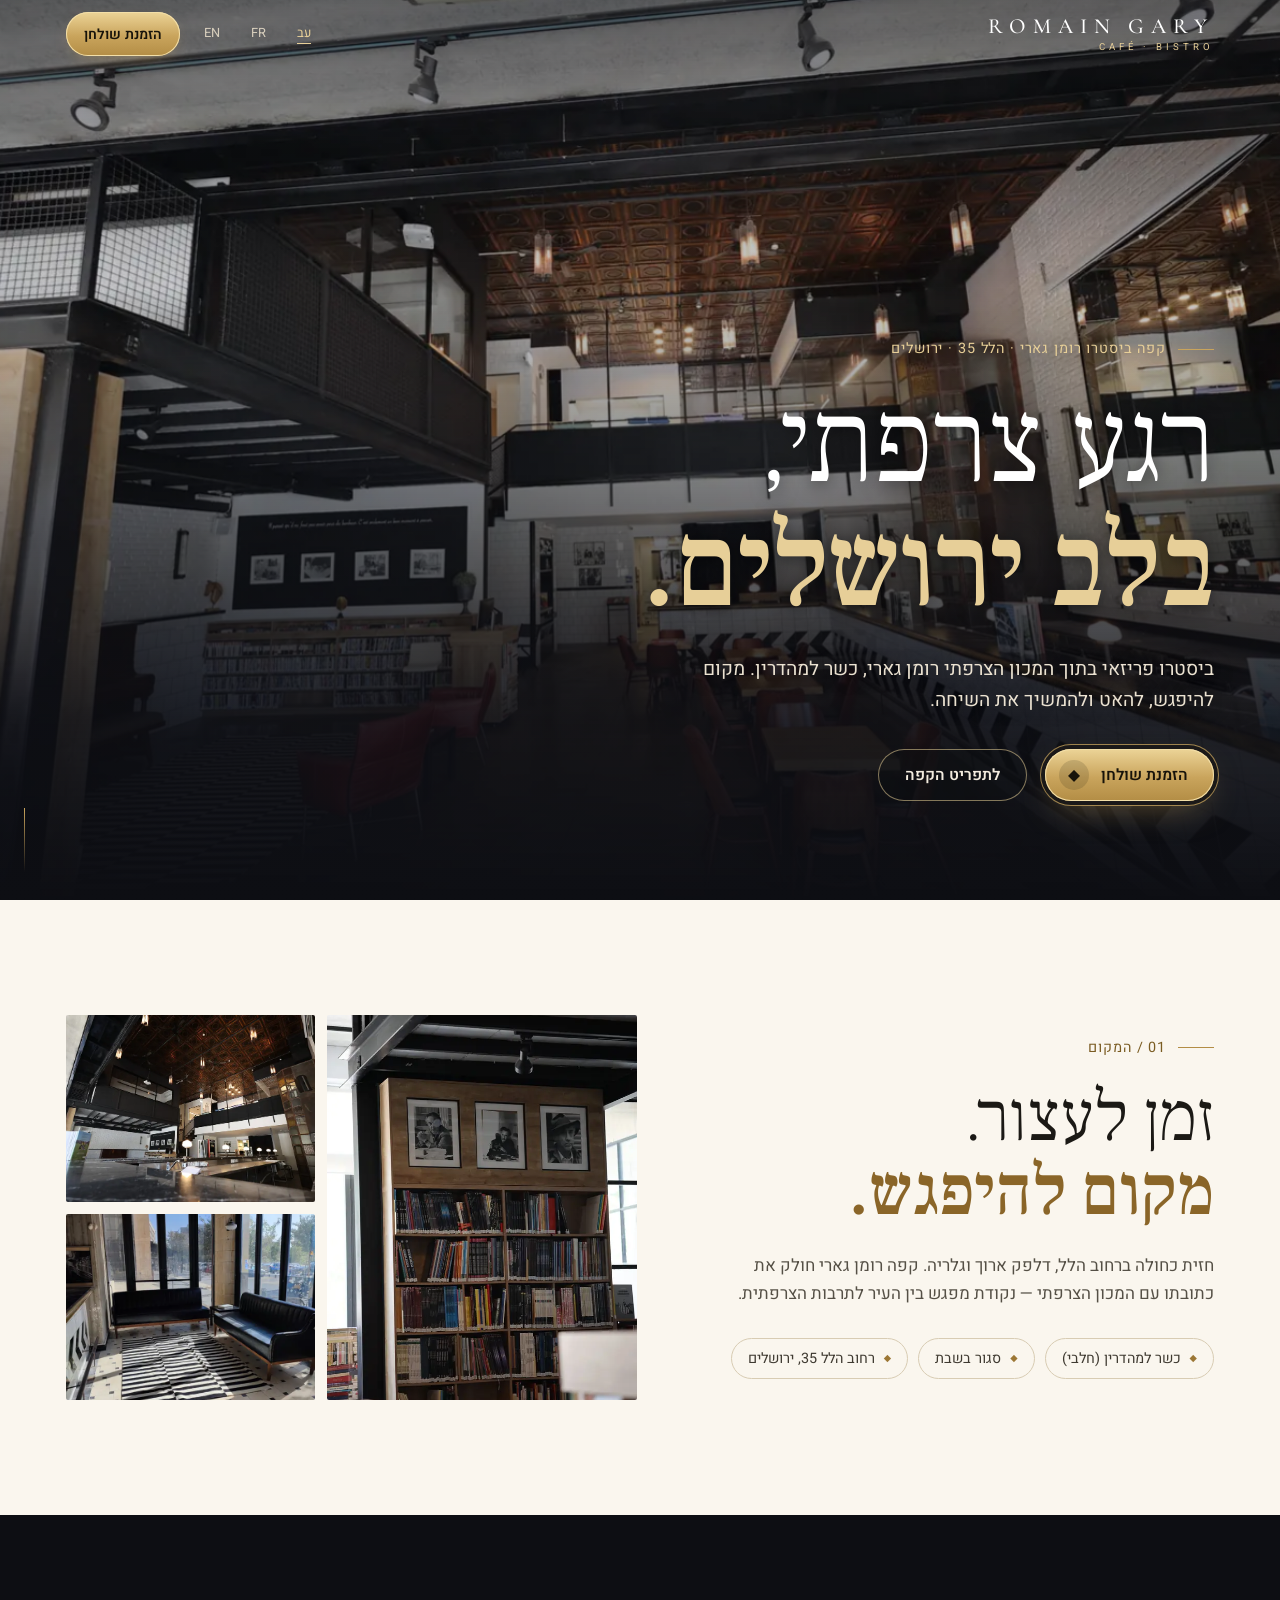
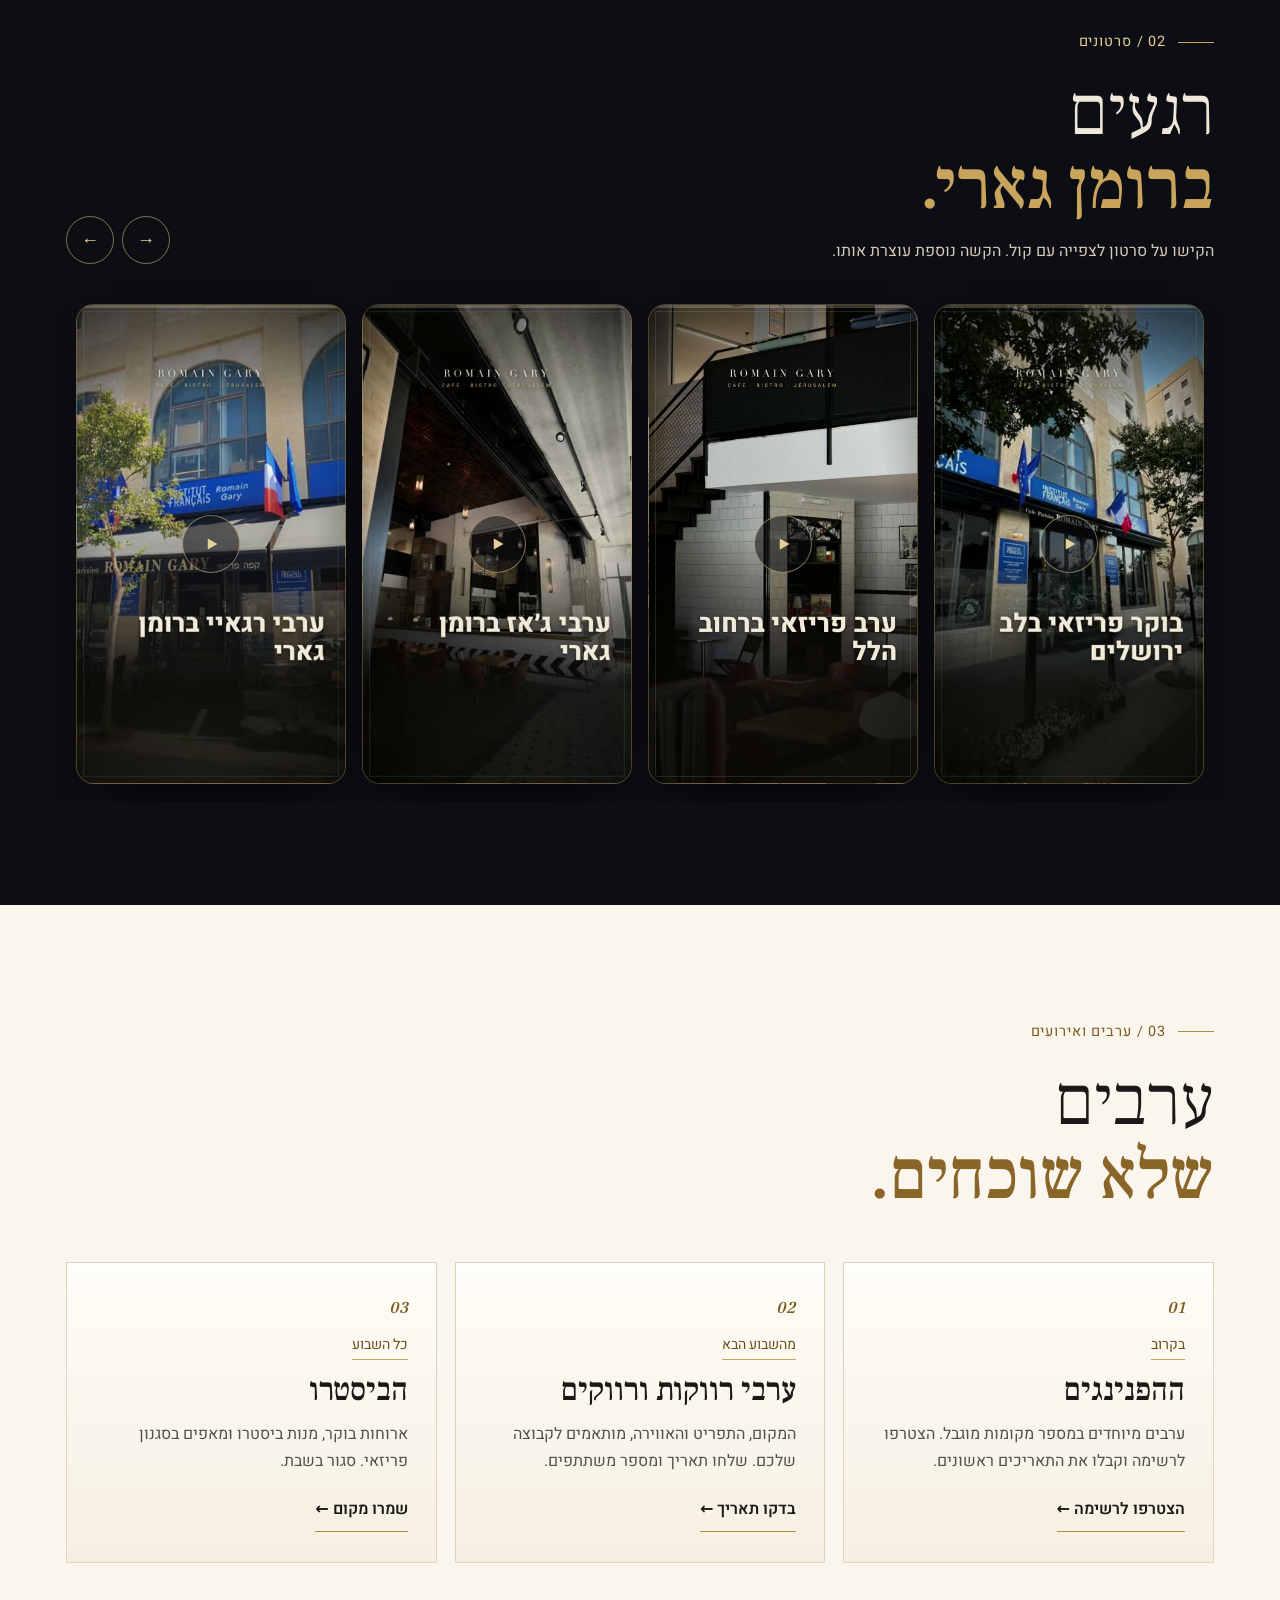
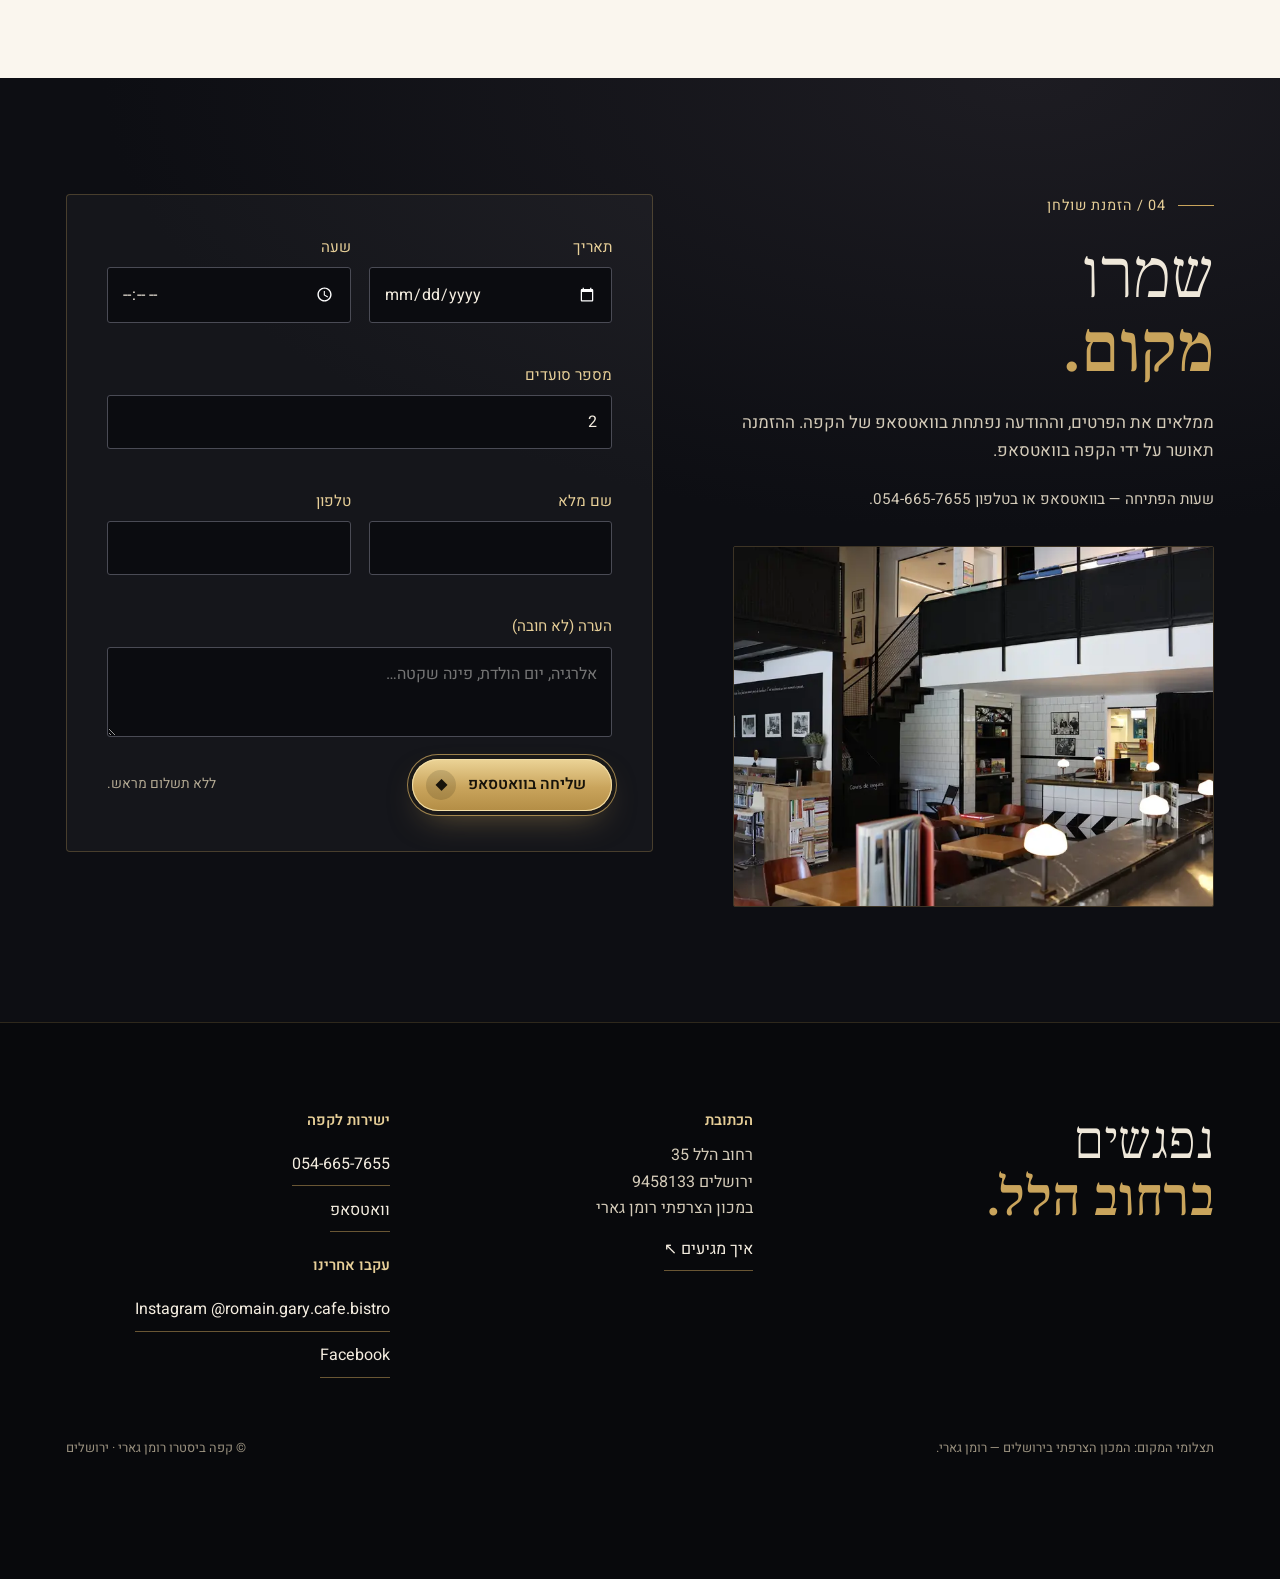
<file: index.html>
<!doctype html>
<html lang="he" dir="rtl">
<head>
<meta charset="utf-8"><meta name="viewport" content="width=device-width,initial-scale=1,viewport-fit=cover">
<title>קפה ביסטרו רומן גארי · ביסטרו פריזאי בלב ירושלים · הלל 35</title>
<meta name="description" content="ביסטרו פריזאי בתוך המכון הצרפתי רומן גארי, כשר למהדרין (חלבי). רחוב הלל 35, ירושלים. סגור בשבת. הזמנת שולחן בוואטסאפ.">
<meta name="theme-color" content="#0d0e13">
<link rel="canonical" href="https://codenolimits.github.io/romain-gary-cafe/">
<link rel="alternate" hreflang="he" href="https://codenolimits.github.io/romain-gary-cafe/"><link rel="alternate" hreflang="fr" href="https://codenolimits.github.io/romain-gary-cafe/fr/"><link rel="alternate" hreflang="en" href="https://codenolimits.github.io/romain-gary-cafe/en/"><link rel="alternate" hreflang="x-default" href="https://codenolimits.github.io/romain-gary-cafe/">
<meta property="og:title" content="קפה ביסטרו רומן גארי · ביסטרו פריזאי בלב ירושלים · הלל 35"><meta property="og:description" content="ביסטרו פריזאי בתוך המכון הצרפתי רומן גארי, כשר למהדרין (חלבי). רחוב הלל 35, ירושלים. סגור בשבת. הזמנת שולחן בוואטסאפ."><meta property="og:image" content="https://codenolimits.github.io/romain-gary-cafe/assets/og.jpg"><meta property="og:type" content="website">
<link rel="icon" href="assets/mark.svg" type="image/svg+xml">
<link rel="preconnect" href="https://fonts.googleapis.com"><link rel="preconnect" href="https://fonts.gstatic.com" crossorigin>
<link rel="preload" as="image" href="assets/facade-600.webp" media="(max-width:700px)"><link rel="preload" as="image" href="assets/hero-1280.webp" media="(min-width:701px)">
<link rel="stylesheet" media="print" onload="this.media='all'" href="https://fonts.googleapis.com/css2?family=Cormorant+Garamond:ital,wght@0,500;1,500&family=Frank+Ruhl+Libre:wght@300;500&display=swap"><link rel="stylesheet" media="print" onload="this.media='all'" href="https://fonts.googleapis.com/css2?family=Inter:wght@400;600&family=Heebo:wght@400;600&display=optional">
<noscript><link rel="stylesheet" href="https://fonts.googleapis.com/css2?family=Cormorant+Garamond:ital,wght@0,500;1,500&family=Frank+Ruhl+Libre:wght@300;500&display=swap"><link rel="stylesheet" href="https://fonts.googleapis.com/css2?family=Inter:wght@400;600&family=Heebo:wght@400;600&display=optional"></noscript>
<style>/* Feuille de style — Café Bistro Romain Gary v2 */
:root{--ink:#0d0e13;--cream:#f4ede0;--paper:#faf6ee;--gold:#c9a45c;--gold2:#e7cf98;--muted:#8d8473;--txt:#1b1915;
--serif:"Cormorant Garamond",Georgia,serif;--sans:Inter,system-ui,-apple-system,sans-serif;--ease:cubic-bezier(.2,.7,.1,1)}
html[lang="he"]{--serif:"Frank Ruhl Libre",Georgia,serif;--sans:Heebo,system-ui,sans-serif}
*{box-sizing:border-box}html{scroll-behavior:smooth;-webkit-text-size-adjust:100%}
body{margin:0;background:var(--ink);color:#efe8da;font:16px/1.65 var(--sans);overflow-x:hidden}
img,video{display:block;max-width:100%}
a{color:inherit}
:focus-visible{outline:2px solid var(--gold2);outline-offset:3px}
.skip{position:absolute;inset-inline-start:-999px;top:8px;background:var(--gold);color:#111;padding:8px 14px;z-index:99}.skip:focus{inset-inline-start:8px}
h1,h2,h3{font-family:var(--serif);font-weight:500;line-height:1.05;margin:0}
.wrap{max-width:1180px;margin:0 auto;padding:0 16px}
.eyebrow{display:flex;align-items:center;gap:12px;color:var(--gold2);font-size:.78rem;letter-spacing:.22em;text-transform:uppercase;margin:0 0 22px}
html[lang="he"] .eyebrow{letter-spacing:.06em;font-size:.9rem}
.eyebrow::before{content:"";width:36px;height:1px;background:var(--gold)}
.top{position:fixed;inset:0 0 auto;z-index:30;transition:background .5s var(--ease)}
.top.solid{background:rgba(13,14,19,.84);backdrop-filter:blur(14px);-webkit-backdrop-filter:blur(14px);border-bottom:1px solid rgba(201,164,92,.18)}
.top .wrap{display:flex;align-items:center;justify-content:space-between;height:68px}
.brand{text-decoration:none;display:flex;flex-direction:column;line-height:1}
.brand b{font:500 1.35rem/1 "Cormorant Garamond",Georgia,serif;letter-spacing:.32em;color:#fff}
.brand small{font-size:.6rem;letter-spacing:.42em;color:var(--gold2);margin-top:5px}
.nav{display:flex;align-items:center;gap:10px}
.langs{display:flex;gap:2px}
.langs a{font-size:.8rem;text-decoration:none;padding:8px 10px;color:#d8cfbd;min-height:44px;min-width:44px;display:grid;place-items:center}
.langs a[aria-current]{color:var(--gold2);text-decoration:underline;text-underline-offset:6px}
.btn{position:relative;display:inline-flex;align-items:center;gap:12px;min-height:52px;padding:0 26px;border-radius:999px;text-decoration:none;font:600 .98rem var(--sans);cursor:pointer;border:0;transition:transform .35s var(--ease),box-shadow .35s var(--ease)}
.btn-gold{color:#17130a;background:linear-gradient(180deg,#ecd497,#c9a45c 55%,#b38d45);box-shadow:0 0 0 1px #f3dfa8 inset,0 0 0 4px rgba(13,14,19,.9),0 0 0 5px rgba(201,164,92,.75),0 14px 34px -12px rgba(201,164,92,.55)}
.btn-gold:hover{transform:translateY(-2px);box-shadow:0 0 0 1px #f3dfa8 inset,0 0 0 4px rgba(13,14,19,.9),0 0 0 5px #e7cf98,0 20px 44px -12px rgba(201,164,92,.7)}
.btn-gold .dot{width:30px;height:30px;border-radius:50%;background:rgba(23,19,10,.14);display:grid;place-items:center;margin-inline-end:-12px}
.btn-line{color:#f3ecdf;border:1px solid rgba(231,207,152,.55);background:rgba(13,14,19,.3)}
.btn-line:hover{border-color:var(--gold2);transform:translateY(-2px)}
.btn-sm{min-height:44px;padding:0 18px;font-size:.88rem}
.btn-sm.btn-gold{box-shadow:0 0 0 1px #f3dfa8 inset,0 6px 18px -8px rgba(201,164,92,.6)}
.hero{position:relative;min-height:100svh;display:flex;align-items:flex-end;overflow:hidden;isolation:isolate}
.hero picture,.hero picture img{position:absolute;inset:0;width:100%;height:100%;object-fit:cover;z-index:-2}
.hero picture img{animation:kb 26s var(--ease) both;transform-origin:50% 60%}
@keyframes kb{from{transform:scale(1.14)}to{transform:scale(1.02)}}
.hero::after{content:"";position:absolute;inset:0;z-index:-1;background:linear-gradient(180deg,rgba(13,14,19,.6) 0%,rgba(13,14,19,.2) 32%,rgba(13,14,19,.9) 80%,var(--ink) 100%)}
.hero .wrap{width:100%;padding-bottom:clamp(64px,11vh,120px)}
.hero h1{font-size:clamp(3rem,10vw,7.4rem);letter-spacing:-.01em;color:#fff}
.hero h1 em{font-style:italic;color:var(--gold2)}
html[lang="he"] .hero h1 em{font-style:normal}
.hero .lead{max-width:560px;font-size:clamp(1.02rem,2.2vw,1.2rem);color:#ebe2d1;margin:22px 0 32px}
.hero .ctas{display:flex;flex-wrap:wrap;gap:16px 18px;align-items:center}
.cue{position:absolute;inset-inline-end:24px;bottom:28px;width:1px;height:64px;background:linear-gradient(var(--gold),transparent);animation:cue 2.4s infinite}
@keyframes cue{0%{transform:scaleY(0);transform-origin:top}50%{transform:scaleY(1);transform-origin:top}51%{transform-origin:bottom}100%{transform:scaleY(0);transform-origin:bottom}}
.js .rv{opacity:0;transform:translateY(28px);transition:opacity 1.1s var(--ease),transform 1.1s var(--ease)}
.js .rv.in{opacity:1;transform:none}
.rv.d1{transition-delay:.12s}.rv.d2{transition-delay:.24s}
section{padding:clamp(80px,12vw,150px) 0;position:relative}
.light{background:var(--paper);color:var(--txt)}
.light .eyebrow{color:#7a5c22}.light .eyebrow::before{background:#b38d45}
h2{font-size:clamp(2.4rem,6vw,4.4rem)}
h2 em{font-style:italic;color:var(--gold)}html[lang="he"] h2 em{font-style:normal}
.light h2 em{color:#8a6528}
.sub{max-width:560px;font-size:1.06rem;margin:22px 0 0;color:#d4cbb9}
.light .sub{color:#555046}
.lieu{display:grid;gap:44px;align-items:center}
.mosaic{display:grid;grid-template-columns:1.25fr 1fr;gap:12px}
.mosaic figure{margin:0;overflow:hidden;border-radius:2px}
.mosaic img{width:100%;height:100%;object-fit:cover;transition:transform 1.6s var(--ease)}
.mosaic figure:hover img{transform:scale(1.05)}
.mosaic .a{grid-row:1/3;aspect-ratio:3/4}.mosaic .b,.mosaic .c{aspect-ratio:4/3}
.chips{display:flex;flex-wrap:wrap;gap:10px;margin:30px 0 0;padding:0;list-style:none}
.chips li{border:1px solid #d8ccb3;padding:8px 16px;border-radius:999px;font-size:.9rem;color:#3f3a31}
.chips li::before{content:"◆";color:#9c7735;font-size:.6rem;margin-inline-end:9px;vertical-align:2px}
@media(min-width:900px){.lieu{grid-template-columns:1fr 1.15fr;gap:80px}}
.reels-head{display:flex;justify-content:space-between;align-items:flex-end;gap:20px;flex-wrap:wrap}
.hint{font-size:.88rem;color:#a99f8c;margin:14px 0 0}
.rail{display:flex;gap:16px;overflow-x:auto;scroll-snap-type:x mandatory;padding:40px 16px 18px;margin:0 auto;max-width:1180px;scrollbar-width:none;overscroll-behavior-x:contain}
@media(min-width:900px){.rail{justify-content:safe center}}
.rail::-webkit-scrollbar{display:none}
.reel{position:relative;flex:0 0 min(64vw,270px);aspect-ratio:9/16;border-radius:18px;overflow:hidden;scroll-snap-align:center;background:#111 center/cover;border:1px solid rgba(201,164,92,.35);box-shadow:0 30px 60px -30px #000;cursor:pointer;padding:0;color:#fff;transition:transform .5s var(--ease)}
.reel:hover{transform:translateY(-6px)}
.reel video{position:absolute;inset:0;width:100%;height:100%;object-fit:cover}
.reel .snd{position:absolute;inset-inline-end:10px;top:12px;z-index:3;width:38px;height:38px;border-radius:50%;background:rgba(13,14,19,.65);display:grid;place-items:center;border:1px solid rgba(231,207,152,.5);font-size:15px}
.reel::before{content:"";position:absolute;inset:0 0 auto;height:3px;z-index:2;background:linear-gradient(90deg,var(--gold2) var(--p,0%),rgba(255,255,255,.2) var(--p,0%))}
.rail-nav{display:flex;gap:8px}
.rail-nav button{width:48px;height:48px;border-radius:50%;border:1px solid rgba(231,207,152,.5);background:transparent;color:var(--gold2);font-size:18px;cursor:pointer}
.rail-nav button:hover{background:rgba(201,164,92,.12)}
.cards{display:grid;gap:18px;margin-top:48px}
@media(min-width:860px){.cards{grid-template-columns:repeat(3,1fr)}}
.card{position:relative;padding:34px 28px 30px;border:1px solid #e0d4bc;background:linear-gradient(180deg,#fffdf8,#f6efe1);display:flex;flex-direction:column;gap:14px;min-height:290px;transition:transform .5s var(--ease),box-shadow .5s var(--ease)}
.card:hover{transform:translateY(-4px);box-shadow:0 26px 50px -30px rgba(60,40,10,.45)}
.card .n{font:italic 500 1.05rem var(--serif);color:#7a5c22}
.card .badge{align-self:flex-start;font-size:.74rem;letter-spacing:.14em;text-transform:uppercase;color:#6b4f1b;border-bottom:1px solid #c9a45c;padding-bottom:3px}
html[lang="he"] .card .badge{letter-spacing:0;font-size:.88rem}
.card h3{font-size:2rem;color:#1b1915}
.card p{margin:0;color:#555046;flex:1}
.card a{align-self:flex-start;text-decoration:none;font-weight:600;color:#1b1915;border-bottom:1px solid #b38d45;padding:6px 0;min-height:44px;display:inline-flex;align-items:center}
.card a:hover{color:#7a5c22}
.book{background:radial-gradient(120% 80% at 80% 0%,#1d1c22 0%,var(--ink) 60%)}
.book-grid{display:grid;gap:48px}
@media(min-width:960px){.book-grid{grid-template-columns:.9fr 1.1fr;gap:80px;align-items:start}}
.side-img{margin:34px 0 0;aspect-ratio:4/3;overflow:hidden;border-radius:2px;border:1px solid rgba(201,164,92,.25)}
.side-img img{width:100%;height:100%;object-fit:cover}
form{background:rgba(255,255,255,.035);border:1px solid rgba(201,164,92,.28);padding:clamp(22px,4vw,40px);border-radius:4px;display:grid;gap:16px 18px;grid-template-columns:1fr 1fr}
.f{display:flex;flex-direction:column;gap:7px;grid-column:span 2}
.f.h{grid-column:span 1}
label{font-size:.8rem;letter-spacing:.12em;text-transform:uppercase;color:var(--gold2)}
html[lang="he"] label{letter-spacing:0;font-size:.95rem}
input,select,textarea{font:inherit;font-size:16px;color:#f4ede0;background:#0b0c10;border:1px solid #4a4b55;border-radius:3px;padding:13px 14px;min-height:50px;width:100%;color-scheme:dark}
textarea{min-height:90px;resize:vertical}
input:focus,select:focus,textarea:focus{border-color:var(--gold);outline:none;box-shadow:0 0 0 3px rgba(201,164,92,.25)}
[aria-invalid="true"]{border-color:#e07a6a}
.err{min-height:1.2em;font-size:.86rem;color:#f2ab9d}
.form-foot{grid-column:span 2;display:flex;flex-wrap:wrap;gap:16px;align-items:center;justify-content:space-between;margin-top:6px}
.small{font-size:.86rem;color:#b3a993}
.ok{grid-column:span 2;display:none;border:1px solid var(--gold);background:rgba(201,164,92,.1);padding:20px;border-radius:3px}
.ok.show{display:block;animation:pop .6s var(--ease)}
@keyframes pop{from{opacity:0;transform:translateY(10px)}to{opacity:1;transform:none}}
.ok h3{font-size:1.6rem;color:var(--gold2);margin-bottom:8px}
.ok pre{white-space:pre-wrap;font:inherit;font-size:.92rem;color:#e6dccb;margin:10px 0 16px;unicode-bidi:plaintext}
@media(max-width:520px){form{grid-template-columns:1fr}.f,.f.h,.form-foot,.ok{grid-column:span 1}}
footer{background:#08090c;padding:90px 0 120px;border-top:1px solid rgba(201,164,92,.2)}
.foot{display:grid;gap:40px}
@media(min-width:860px){.foot{grid-template-columns:1.3fr 1fr 1fr}}
.foot h2{font-size:clamp(2.2rem,5vw,3.4rem)}
.foot h3{font-family:var(--sans);font-size:.78rem;letter-spacing:.2em;text-transform:uppercase;color:var(--gold2);margin:0 0 14px;font-weight:600}
html[lang="he"] .foot h3{letter-spacing:0;font-size:.92rem}
.foot p{margin:0 0 6px;color:#d4cbb9}
.foot a{color:#f4ede0;text-decoration:none;border-bottom:1px solid rgba(201,164,92,.5);display:inline-flex;align-items:center;padding:6px 0;min-height:44px}
.foot a:hover{color:var(--gold2)}
.links{display:flex;flex-direction:column;align-items:flex-start;gap:2px}
.credit{margin-top:60px;font-size:.8rem;color:#9a917f;display:flex;flex-wrap:wrap;gap:8px 24px;justify-content:space-between}
.ltr{direction:ltr;unicode-bidi:isolate}
.dock{position:fixed;inset:auto 12px 12px;z-index:40;display:flex;gap:10px;transform:translateY(160%);transition:transform .5s var(--ease)}
.dock.on{transform:none}
.dock .btn{flex:1;justify-content:center}
.dock .wa{flex:0 0 52px;padding:0;justify-content:center;background:#0d0e13;border:1px solid rgba(231,207,152,.6);color:var(--gold2)}
@media(min-width:900px){.dock{display:none}}
@media(max-width:640px){.nav .btn{display:none}}
@media(prefers-reduced-motion:reduce){*,*::before,*::after{animation:none!important;transition:none!important}.js .rv{opacity:1;transform:none}}
.hero h1,.hero .lead,.hero .eyebrow{text-shadow:0 2px 18px rgba(0,0,0,.55)}
@media(max-width:700px){.hero::after{background:linear-gradient(180deg,rgba(13,14,19,.7) 0%,rgba(13,14,19,.35) 28%,rgba(13,14,19,.92) 66%,var(--ink) 100%)}.hero .eyebrow::before{display:none}.hero .eyebrow{font-size:.7rem;letter-spacing:.16em}html[lang="he"] .hero .eyebrow{font-size:.85rem;letter-spacing:0}}
/* retouches jurés 22/10 */
html[lang="he"] .hero h1,html[lang="he"] h2{font-weight:300}
html[lang="he"] .hero h1 em,html[lang="he"] h2 em{font-weight:500}
section{padding:clamp(72px,9vw,124px) 0}
.mosaic .a{aspect-ratio:auto;height:100%}
.hint{font-size:1rem;color:#d4cbb9}
.reel .snd{width:40px;height:40px;background:rgba(13,14,19,.55) url("data:image/svg+xml,%3Csvg xmlns='http://www.w3.org/2000/svg' viewBox='0 0 24 24' fill='none' stroke='%23e7cf98' stroke-width='1.6' stroke-linecap='round' stroke-linejoin='round'%3E%3Cpath d='M4 9v6h4l5 4V5L8 9H4z'/%3E%3Cpath d='M17 9l4 6M21 9l-4 6'/%3E%3C/svg%3E") center/20px no-repeat}
.reel[aria-pressed="true"] .snd{background-image:url("data:image/svg+xml,%3Csvg xmlns='http://www.w3.org/2000/svg' viewBox='0 0 24 24' fill='none' stroke='%23e7cf98' stroke-width='1.6' stroke-linecap='round' stroke-linejoin='round'%3E%3Cpath d='M4 9v6h4l5 4V5L8 9H4z'/%3E%3Cpath d='M16 9a4 4 0 0 1 0 6M18.5 6.5a7.5 7.5 0 0 1 0 11'/%3E%3C/svg%3E")}
@media(max-width:959px){.side-img{display:none}}
.reel[data-s="pause"] .snd{width:58px;height:58px;top:calc(50% - 29px);inset-inline-end:calc(50% - 29px);background-image:url("data:image/svg+xml,%3Csvg xmlns='http://www.w3.org/2000/svg' viewBox='0 0 24 24' fill='%23e7cf98'%3E%3Cpath d='M9 7l9 5-9 5z'/%3E%3C/svg%3E");background-size:26px}
.reel[data-s="son"] .snd{background-image:url("data:image/svg+xml,%3Csvg xmlns='http://www.w3.org/2000/svg' viewBox='0 0 24 24' fill='none' stroke='%23e7cf98' stroke-width='1.6' stroke-linecap='round' stroke-linejoin='round'%3E%3Cpath d='M4 9v6h4l5 4V5L8 9H4z'/%3E%3Cpath d='M16 9a4 4 0 0 1 0 6M18.5 6.5a7.5 7.5 0 0 1 0 11'/%3E%3C/svg%3E")}
.mosaic .a{position:relative}.mosaic .a img{position:absolute;inset:0}
a[href^="tel:"],bdi{white-space:nowrap}</style>
<script type="application/ld+json">{"@context": "https://schema.org", "@type": "CafeOrCoffeeShop", "name": "Café Bistro Romain Gary", "url": "https://codenolimits.github.io/romain-gary-cafe/", "telephone": "+972546657655", "servesCuisine": "French", "address": {"@type": "PostalAddress", "streetAddress": "35 Hillel Street", "addressLocality": "Jerusalem", "postalCode": "9458133", "addressCountry": "IL"}, "image": "https://codenolimits.github.io/romain-gary-cafe/assets/hero-1280.webp", "sameAs": ["https://www.instagram.com/romain.gary.cafe.bistro/", "https://www.facebook.com/1318589584681874"]}</script>
</head>
<body>
<a class="skip" href="#main">דילוג לתוכן</a>
<header class="top"><div class="wrap">
<a class="brand" href="./"><b>ROMAIN GARY</b><small>CAFÉ · BISTRO</small></a>
<nav class="nav" aria-label="Langues · שפות"><div class="langs"><a href="" hreflang="he" lang="he" aria-current="page">עב</a><a href="fr/" hreflang="fr" lang="fr">FR</a><a href="en/" hreflang="en" lang="en">EN</a></div><a class="btn btn-gold btn-sm" href="#reserver">הזמנת שולחן</a></nav>
</div></header>
<main id="main">
<section class="hero" style="padding:0" aria-labelledby="h1">
<picture><source media="(max-width:700px)" srcset="assets/facade-600.webp 600w, assets/facade-900.webp 900w" sizes="100vw"><img src="assets/hero-1280.webp" srcset="assets/hero-1280.webp 1280w, assets/hero-1920.webp 1920w" sizes="100vw" alt="" fetchpriority="high"></picture>
<div class="wrap">
<p class="eyebrow">קפה ביסטרו רומן גארי · הלל 35 · ירושלים</p>
<h1 id="h1">רגע צרפתי,<br><em>בלב ירושלים.</em></h1>
<p class="lead">ביסטרו פריזאי בתוך המכון הצרפתי רומן גארי, כשר למהדרין. מקום להיפגש, להאט ולהמשיך את השיחה.</p>
<div class="ctas"><a class="btn btn-gold" href="#reserver">הזמנת שולחן<span class="dot" aria-hidden="true">◆</span></a><a class="btn btn-line" href="https://drive.google.com/file/d/1gqeIjatNYt2epJypVnyMsWco6qzE0DKU/view?usp=drivesdk" target="_blank" rel="noopener">לתפריט הקפה</a></div>
</div><span class="cue" aria-hidden="true"></span>
</section>

<section class="light" id="lieu"><div class="wrap lieu">
<div class="rv"><p class="eyebrow">01 / המקום</p><h2>זמן לעצור.<br><em>מקום להיפגש.</em></h2><p class="sub">חזית כחולה ברחוב הלל, דלפק ארוך וגלריה. קפה רומן גארי חולק את כתובתו עם המכון הצרפתי — נקודת מפגש בין העיר לתרבות הצרפתית.</p><ul class="chips"><li>כשר למהדרין (חלבי)</li><li>סגור בשבת</li><li>רחוב הלל 35, ירושלים</li></ul></div>
<div class="mosaic rv d1">
<figure class="a"><img src="assets/livres-600.webp" srcset="assets/livres-600.webp 600w, assets/livres-900.webp 900w" sizes="(min-width:900px) 360px, 55vw" alt="הגלריה והספרייה בקפה רומן גארי" loading="lazy" width="600" height="900"></figure>
<figure class="b"><img src="assets/bar-800.webp" srcset="assets/bar-800.webp 800w, assets/bar-1400.webp 1400w" sizes="(min-width:900px) 300px, 45vw" alt="הדלפק והגלריה בקפה רומן גארי" loading="lazy" width="800" height="533"></figure>
<figure class="c"><img src="assets/salon-600.webp" srcset="assets/salon-600.webp 600w" sizes="(min-width:900px) 300px, 45vw" alt="פינת ישיבה ליד החלונות" loading="lazy" width="600" height="800"></figure>
</div></div></section>

<section id="reels" aria-labelledby="h-reels" style="padding-bottom:clamp(60px,8vw,110px)">
<div class="wrap reels-head rv"><div><p class="eyebrow">02 / סרטונים</p><h2 id="h-reels">רגעים<br><em>ברומן גארי.</em></h2><p class="hint">הקישו על סרטון לצפייה עם קול. הקשה נוספת עוצרת אותו.</p></div>
<div class="rail-nav"><button type="button" data-dir="-1" aria-label="הסרטון הקודם">→</button><button type="button" data-dir="1" aria-label="הסרטון הבא">←</button></div></div>
<div class="rail"><button class="reel" type="button" aria-pressed="false" aria-label="סרטון: בוקר פריזאי בלב ירושלים" style="background-image:url(assets/reel_LIEU_HE_JOUR.jpg)"><video muted loop playsinline preload="none" poster="assets/reel_LIEU_HE_JOUR.jpg" src="v/LIEU_HE_JOUR.mp4"></video><span class="snd" aria-hidden="true"></span></button><button class="reel" type="button" aria-pressed="false" aria-label="סרטון: ערב פריזאי ברחוב הלל" style="background-image:url(assets/reel_LIEU_HE_SOIR.jpg)"><video muted loop playsinline preload="none" poster="assets/reel_LIEU_HE_SOIR.jpg" src="v/LIEU_HE_SOIR.mp4"></video><span class="snd" aria-hidden="true"></span></button><button class="reel" type="button" aria-pressed="false" aria-label="סרטון: ערבי ג׳אז ברומן גארי" style="background-image:url(assets/reel_JAZZ_HE.jpg)"><video muted loop playsinline preload="none" poster="assets/reel_JAZZ_HE.jpg" src="v/JAZZ_HE.mp4"></video><span class="snd" aria-hidden="true"></span></button><button class="reel" type="button" aria-pressed="false" aria-label="סרטון: ערבי רגאיי ברומן גארי" style="background-image:url(assets/reel_REGGAE_HE.jpg)"><video muted loop playsinline preload="none" poster="assets/reel_REGGAE_HE.jpg" src="v/REGGAE_HE.mp4"></video><span class="snd" aria-hidden="true"></span></button></div>
</section>

<section class="light" id="soirees"><div class="wrap">
<div class="rv"><p class="eyebrow">03 / ערבים ואירועים</p><h2>ערבים<br><em>שלא שוכחים.</em></h2></div>
<div class="cards"><article class="card rv d0"><span class="n">01</span><span class="badge">בקרוב</span><h3>ההפנינגים</h3><p>ערבים מיוחדים במספר מקומות מוגבל. הצטרפו לרשימה וקבלו את התאריכים ראשונים.</p><a href="https://wa.me/972546657655?text=%D7%A9%D7%9C%D7%95%D7%9D%21%20%D7%90%D7%A9%D7%9E%D7%97%20%D7%9C%D7%94%D7%A6%D7%98%D7%A8%D7%A3%20%D7%9C%D7%A8%D7%A9%D7%99%D7%9E%D7%AA%20%D7%94%D7%94%D7%A4%D7%A0%D7%99%D7%A0%D7%92%D7%99%D7%9D%20%D7%A9%D7%9C%20%D7%A8%D7%95%D7%9E%D7%9F%20%D7%92%D7%90%D7%A8%D7%99" target="_blank" rel="noopener">הצטרפו לרשימה ←</a></article><article class="card rv d1"><span class="n">02</span><span class="badge">מהשבוע הבא</span><h3>ערבי רווקות ורווקים</h3><p>המקום, התפריט והאווירה, מותאמים לקבוצה שלכם. שלחו תאריך ומספר משתתפים.</p><a href="https://wa.me/972546657655?text=%D7%A9%D7%9C%D7%95%D7%9D%21%20%D7%90%D7%A0%D7%97%D7%A0%D7%95%20%D7%9E%D7%AA%D7%9B%D7%A0%D7%A0%D7%99%D7%9D%20%D7%A2%D7%A8%D7%91%20%D7%A8%D7%95%D7%95%D7%A7%D7%95%D7%AA/%D7%A8%D7%95%D7%95%D7%A7%D7%99%D7%9D.%20%D7%AA%D7%90%D7%A8%D7%99%D7%9A%3A%20___%20%D7%9E%D7%A1%D7%A4%D7%A8%20%D7%9E%D7%A9%D7%AA%D7%AA%D7%A4%D7%99%D7%9D%3A%20___" target="_blank" rel="noopener">בדקו תאריך ←</a></article><article class="card rv d2"><span class="n">03</span><span class="badge">כל השבוע</span><h3>הביסטרו</h3><p>ארוחות בוקר, מנות ביסטרו ומאפים בסגנון פריזאי. סגור בשבת.</p><a href="#reserver">שמרו מקום ←</a></article></div>
</div></section>

<section class="book" id="reserver" aria-labelledby="h-book"><div class="wrap book-grid">
<div class="rv"><p class="eyebrow">04 / הזמנת שולחן</p><h2 id="h-book">שמרו<br><em>מקום.</em></h2><p class="sub">ממלאים את הפרטים, וההודעה נפתחת בוואטסאפ של הקפה. ההזמנה תאושר על ידי הקפה בוואטסאפ.</p><p class="sub" style="font-size:.95rem">שעות הפתיחה — בוואטסאפ או בטלפון <bdi class="ltr">054-665-7655</bdi>.</p>
<figure class="side-img"><img src="assets/salle-800.webp" srcset="assets/salle-800.webp 800w, assets/salle-1400.webp 1400w" sizes="(min-width:960px) 480px, 100vw" alt="" loading="lazy" width="800" height="533"></figure></div>
<form id="resa" novalidate>
<div class="f h"><label for="date">תאריך</label><input id="date" name="date" type="date" required aria-describedby="e-date"><span class="err" id="e-date" aria-live="polite"></span></div>
<div class="f h"><label for="time">שעה</label><input id="time" name="time" type="time" step="900" required aria-describedby="e-time"><span class="err" id="e-time" aria-live="polite"></span></div>
<div class="f"><label for="people">מספר סועדים</label><input id="people" name="people" type="number" inputmode="numeric" min="1" max="60" value="2" required aria-describedby="e-people"><span class="err" id="e-people" aria-live="polite"></span></div>
<div class="f h"><label for="name">שם מלא</label><input id="name" name="name" autocomplete="name" required aria-describedby="e-name"><span class="err" id="e-name" aria-live="polite"></span></div>
<div class="f h"><label for="phone">טלפון</label><input id="phone" name="phone" type="tel" autocomplete="tel" inputmode="tel" dir="ltr" required aria-describedby="e-phone"><span class="err" id="e-phone" aria-live="polite"></span></div>
<div class="f"><label for="note">הערה (לא חובה)</label><textarea id="note" name="note" maxlength="300" placeholder="אלרגיה, יום הולדת, פינה שקטה…"></textarea></div>
<div class="form-foot"><button class="btn btn-gold" type="submit">שליחה בוואטסאפ<span class="dot" aria-hidden="true">◆</span></button><span class="small">ללא תשלום מראש.</span></div>
<div class="ok" id="ok" tabindex="-1" role="status"><h3>שלב אחרון: לחצו על שליחה בוואטסאפ.</h3><p class="small">השולחן מאושר כשהקפה עונה לכם. אם וואטסאפ לא נפתח:</p><pre id="ok-msg"></pre><a class="btn btn-line btn-sm" id="ok-link" href="https://wa.me/972546657655" target="_blank" rel="noopener">פתיחת וואטסאפ</a></div>
</form>
</div></section>
</main>

<footer><div class="wrap">
<div class="foot">
<div><h2>נפגשים<br><em>ברחוב הלל.</em></h2></div>
<div><h3>הכתובת</h3><p>רחוב הלל 35<br>ירושלים 9458133<br>במכון הצרפתי רומן גארי</p><a href="https://www.google.com/maps/search/?api=1&query=35%20Hillel%20Street%20Jerusalem" target="_blank" rel="noopener">איך מגיעים ↖</a></div>
<div><h3>ישירות לקפה</h3><div class="links"><a href="tel:+972546657655" class="ltr">054-665-7655</a><a href="https://wa.me/972546657655" target="_blank" rel="noopener">וואטסאפ</a></div>
<h3 style="margin-top:26px">עקבו אחרינו</h3><div class="links"><a href="https://www.instagram.com/romain.gary.cafe.bistro/" target="_blank" rel="noopener" class="ltr">Instagram @romain.gary.cafe.bistro</a><a href="https://www.facebook.com/1318589584681874" target="_blank" rel="noopener">Facebook</a></div></div>
</div>
<div class="credit"><span>תצלומי המקום: המכון הצרפתי בירושלים — רומן גארי.</span><span>© קפה ביסטרו רומן גארי · ירושלים</span></div>
</div></footer>
<div class="dock"><a class="btn btn-gold" href="#reserver">הזמנת שולחן</a><a class="btn wa" href="https://wa.me/972546657655" target="_blank" rel="noopener" aria-label="וואטסאפ"><svg width="22" height="22" viewBox="0 0 24 24" fill="none" stroke="currentColor" stroke-width="1.6" stroke-linecap="round" stroke-linejoin="round" aria-hidden="true"><path d="M20 11.5a8 8 0 0 1-11.8 7L4 20l1.5-4.1A8 8 0 1 1 20 11.5z"/><path d="M9 9.5c0 3 2.5 5.5 5.5 5.5l1-1.4-1.8-.9-.8.7a4 4 0 0 1-2.3-2.3l.7-.8-.9-1.8z"/></svg></a></div>
<script>window.T={"msgIntro": "שלום! אשמח להזמין שולחן בקפה רומן גארי.", "sep": ": ", "l_date": "תאריך", "l_time": "שעה", "l_people": "מספר סועדים", "l_name": "שם מלא", "l_phone": "טלפון", "l_note": "הערה", "e_date": "נא לבחור תאריך.", "e_past": "התאריך או השעה כבר עברו.", "e_shabbat": "הקפה סגור בשבת.", "e_time": "נא לבחור שעה.", "e_people": "נא לציין מספר סועדים.", "e_name": "נא למלא שם.", "e_phone": "מספר טלפון לא תקין."};</script>
<script src="app.js" defer></script>
</body></html>
</file>
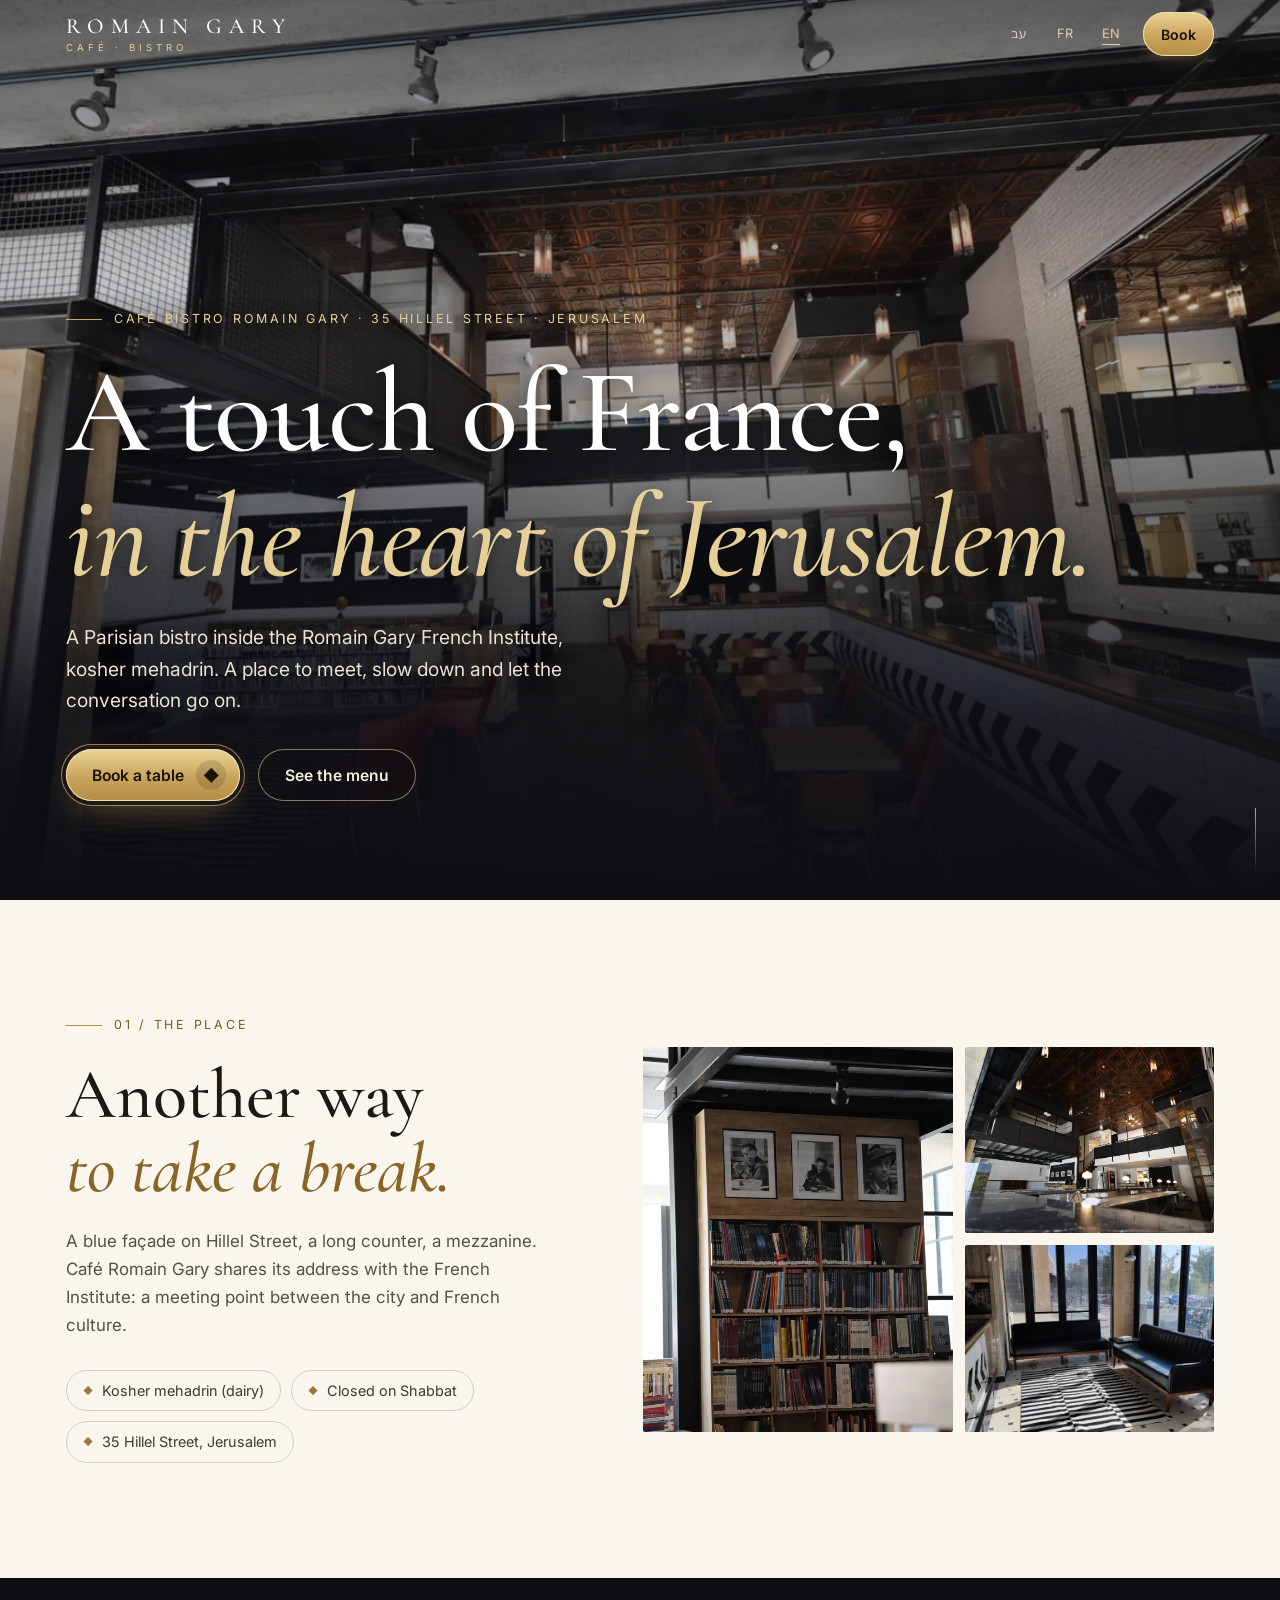
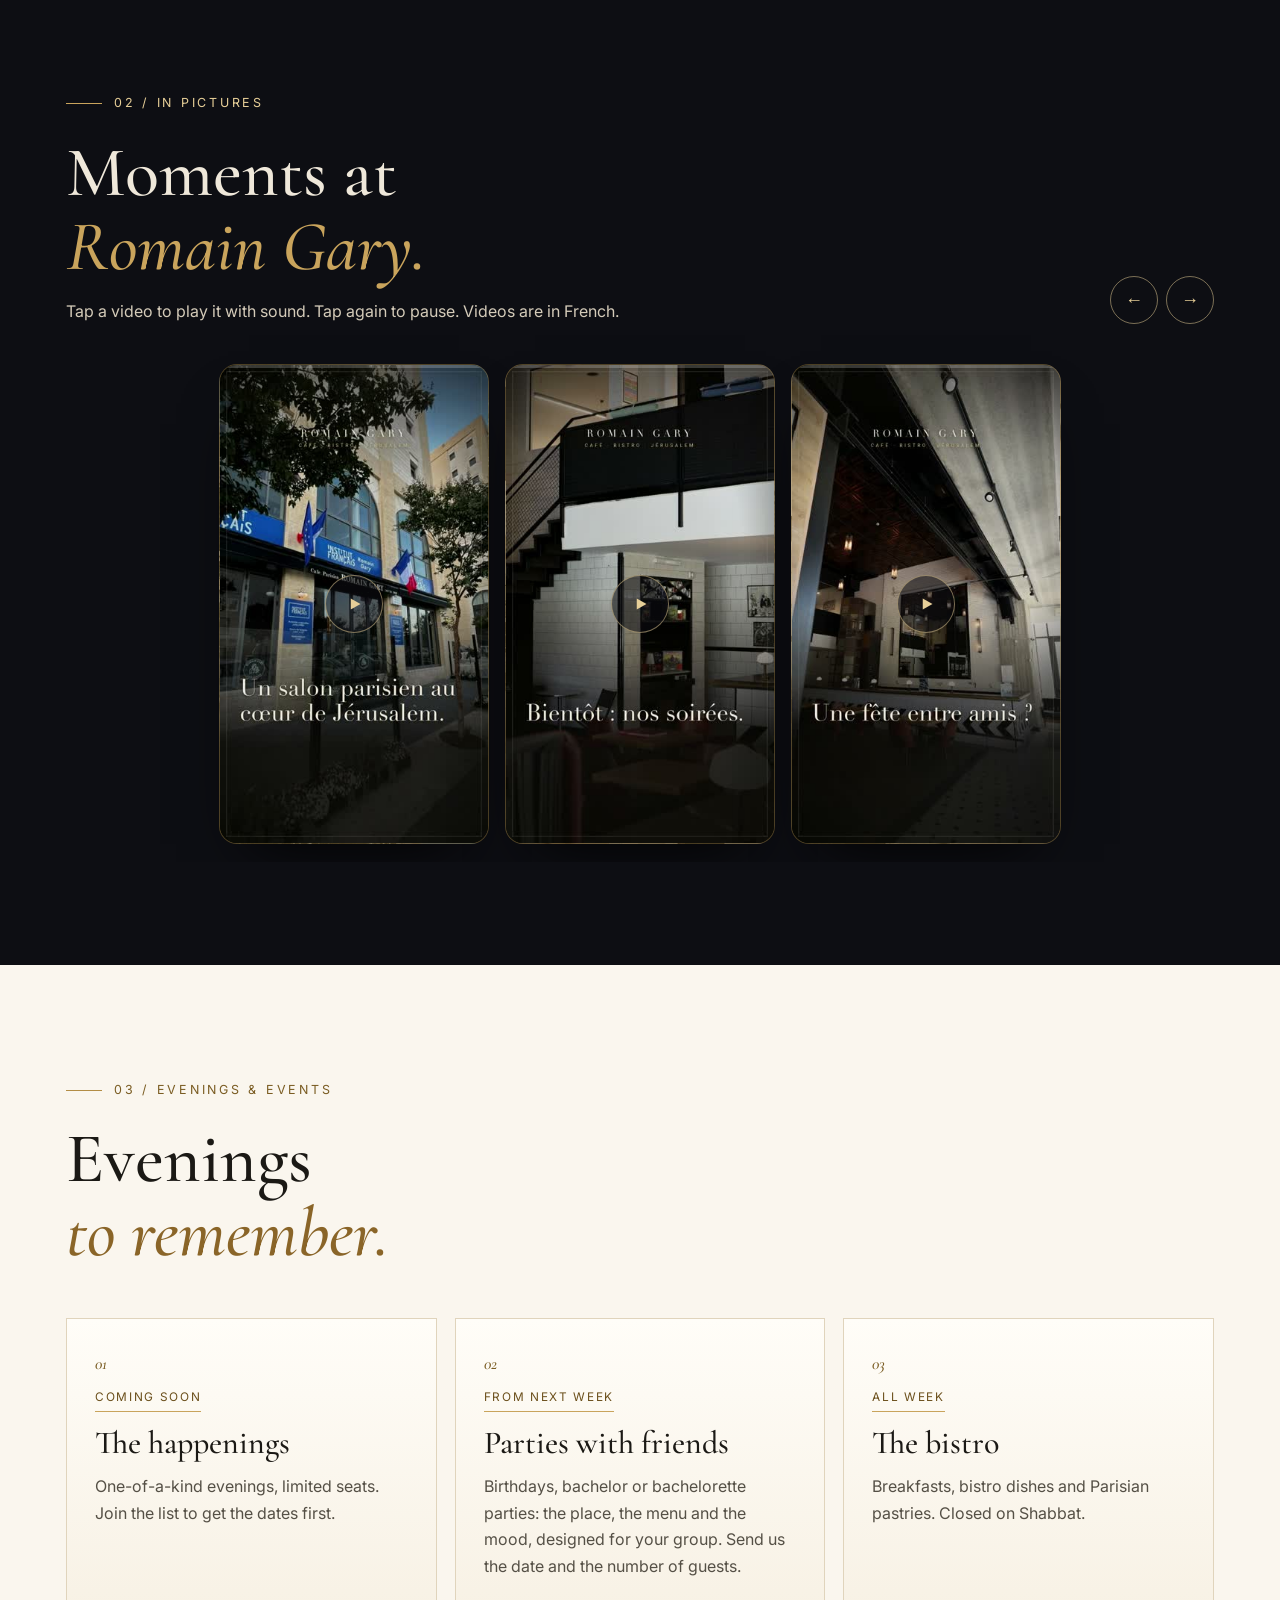
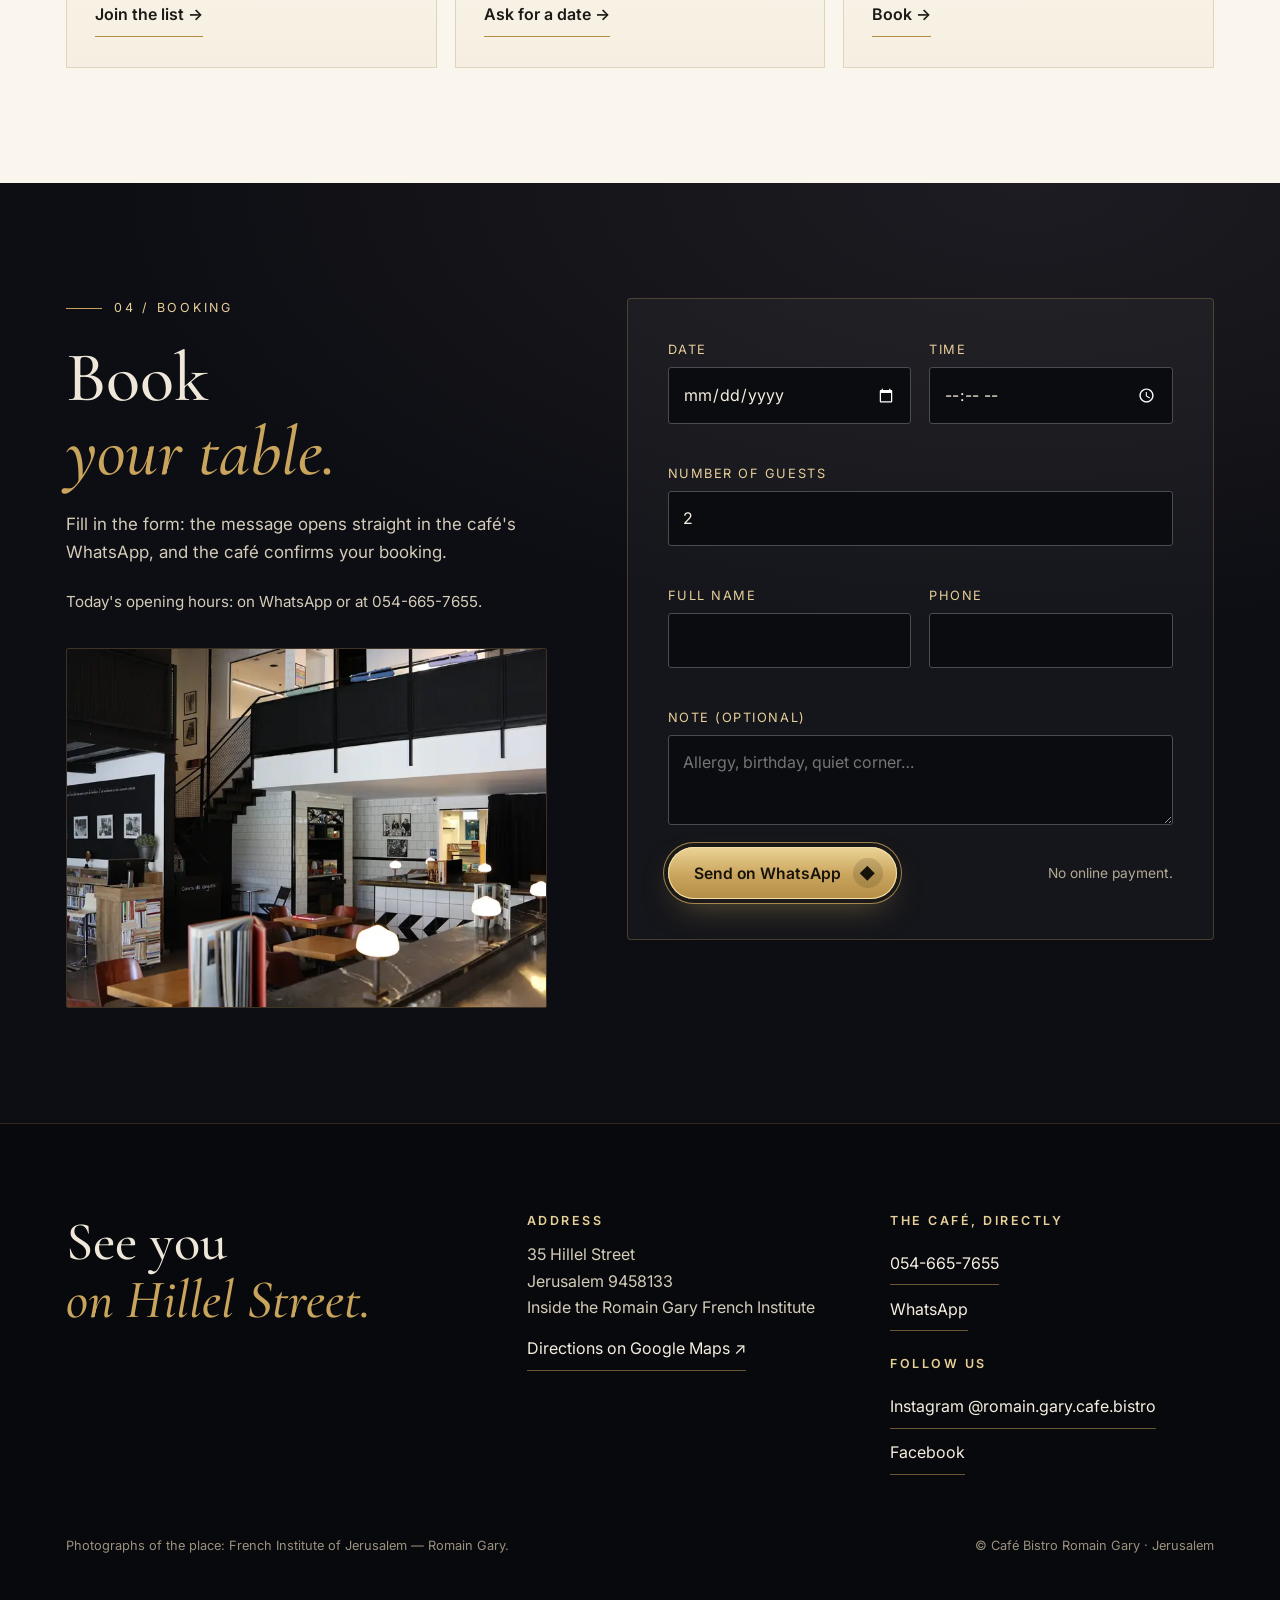
<file: en/index.html>
<!doctype html>
<html lang="en" dir="ltr">
<head>
<meta charset="utf-8"><meta name="viewport" content="width=device-width,initial-scale=1,viewport-fit=cover">
<title>Café Bistro Romain Gary · A Parisian bistro in the heart of Jerusalem · 35 Hillel Street</title>
<meta name="description" content="A Parisian bistro inside the Romain Gary French Institute, kosher mehadrin (dairy). 35 Hillel Street, Jerusalem. Closed on Shabbat. Book a table on WhatsApp.">
<meta name="theme-color" content="#0d0e13">
<link rel="canonical" href="https://codenolimits.github.io/romain-gary-cafe/en/">
<link rel="alternate" hreflang="he" href="https://codenolimits.github.io/romain-gary-cafe/"><link rel="alternate" hreflang="fr" href="https://codenolimits.github.io/romain-gary-cafe/fr/"><link rel="alternate" hreflang="en" href="https://codenolimits.github.io/romain-gary-cafe/en/"><link rel="alternate" hreflang="x-default" href="https://codenolimits.github.io/romain-gary-cafe/">
<meta property="og:title" content="Café Bistro Romain Gary · A Parisian bistro in the heart of Jerusalem · 35 Hillel Street"><meta property="og:description" content="A Parisian bistro inside the Romain Gary French Institute, kosher mehadrin (dairy). 35 Hillel Street, Jerusalem. Closed on Shabbat. Book a table on WhatsApp."><meta property="og:image" content="https://codenolimits.github.io/romain-gary-cafe/assets/og.jpg"><meta property="og:type" content="website">
<link rel="icon" href="../assets/mark.svg" type="image/svg+xml">
<link rel="preconnect" href="https://fonts.googleapis.com"><link rel="preconnect" href="https://fonts.gstatic.com" crossorigin>
<link rel="preload" as="image" href="../assets/facade-600.webp" media="(max-width:700px)"><link rel="preload" as="image" href="../assets/hero-1280.webp" media="(min-width:701px)">
<link rel="stylesheet" media="print" onload="this.media='all'" href="https://fonts.googleapis.com/css2?family=Cormorant+Garamond:ital,wght@0,500;1,500&family=Frank+Ruhl+Libre:wght@300;500&display=swap"><link rel="stylesheet" media="print" onload="this.media='all'" href="https://fonts.googleapis.com/css2?family=Inter:wght@400;600&family=Heebo:wght@400;600&display=optional">
<noscript><link rel="stylesheet" href="https://fonts.googleapis.com/css2?family=Cormorant+Garamond:ital,wght@0,500;1,500&family=Frank+Ruhl+Libre:wght@300;500&display=swap"><link rel="stylesheet" href="https://fonts.googleapis.com/css2?family=Inter:wght@400;600&family=Heebo:wght@400;600&display=optional"></noscript>
<style>/* Feuille de style — Café Bistro Romain Gary v2 */
:root{--ink:#0d0e13;--cream:#f4ede0;--paper:#faf6ee;--gold:#c9a45c;--gold2:#e7cf98;--muted:#8d8473;--txt:#1b1915;
--serif:"Cormorant Garamond",Georgia,serif;--sans:Inter,system-ui,-apple-system,sans-serif;--ease:cubic-bezier(.2,.7,.1,1)}
html[lang="he"]{--serif:"Frank Ruhl Libre",Georgia,serif;--sans:Heebo,system-ui,sans-serif}
*{box-sizing:border-box}html{scroll-behavior:smooth;-webkit-text-size-adjust:100%}
body{margin:0;background:var(--ink);color:#efe8da;font:16px/1.65 var(--sans);overflow-x:hidden}
img,video{display:block;max-width:100%}
a{color:inherit}
:focus-visible{outline:2px solid var(--gold2);outline-offset:3px}
.skip{position:absolute;inset-inline-start:-999px;top:8px;background:var(--gold);color:#111;padding:8px 14px;z-index:99}.skip:focus{inset-inline-start:8px}
h1,h2,h3{font-family:var(--serif);font-weight:500;line-height:1.05;margin:0}
.wrap{max-width:1180px;margin:0 auto;padding:0 16px}
.eyebrow{display:flex;align-items:center;gap:12px;color:var(--gold2);font-size:.78rem;letter-spacing:.22em;text-transform:uppercase;margin:0 0 22px}
html[lang="he"] .eyebrow{letter-spacing:.06em;font-size:.9rem}
.eyebrow::before{content:"";width:36px;height:1px;background:var(--gold)}
.top{position:fixed;inset:0 0 auto;z-index:30;transition:background .5s var(--ease)}
.top.solid{background:rgba(13,14,19,.84);backdrop-filter:blur(14px);-webkit-backdrop-filter:blur(14px);border-bottom:1px solid rgba(201,164,92,.18)}
.top .wrap{display:flex;align-items:center;justify-content:space-between;height:68px}
.brand{text-decoration:none;display:flex;flex-direction:column;line-height:1}
.brand b{font:500 1.35rem/1 "Cormorant Garamond",Georgia,serif;letter-spacing:.32em;color:#fff}
.brand small{font-size:.6rem;letter-spacing:.42em;color:var(--gold2);margin-top:5px}
.nav{display:flex;align-items:center;gap:10px}
.langs{display:flex;gap:2px}
.langs a{font-size:.8rem;text-decoration:none;padding:8px 10px;color:#d8cfbd;min-height:44px;min-width:44px;display:grid;place-items:center}
.langs a[aria-current]{color:var(--gold2);text-decoration:underline;text-underline-offset:6px}
.btn{position:relative;display:inline-flex;align-items:center;gap:12px;min-height:52px;padding:0 26px;border-radius:999px;text-decoration:none;font:600 .98rem var(--sans);cursor:pointer;border:0;transition:transform .35s var(--ease),box-shadow .35s var(--ease)}
.btn-gold{color:#17130a;background:linear-gradient(180deg,#ecd497,#c9a45c 55%,#b38d45);box-shadow:0 0 0 1px #f3dfa8 inset,0 0 0 4px rgba(13,14,19,.9),0 0 0 5px rgba(201,164,92,.75),0 14px 34px -12px rgba(201,164,92,.55)}
.btn-gold:hover{transform:translateY(-2px);box-shadow:0 0 0 1px #f3dfa8 inset,0 0 0 4px rgba(13,14,19,.9),0 0 0 5px #e7cf98,0 20px 44px -12px rgba(201,164,92,.7)}
.btn-gold .dot{width:30px;height:30px;border-radius:50%;background:rgba(23,19,10,.14);display:grid;place-items:center;margin-inline-end:-12px}
.btn-line{color:#f3ecdf;border:1px solid rgba(231,207,152,.55);background:rgba(13,14,19,.3)}
.btn-line:hover{border-color:var(--gold2);transform:translateY(-2px)}
.btn-sm{min-height:44px;padding:0 18px;font-size:.88rem}
.btn-sm.btn-gold{box-shadow:0 0 0 1px #f3dfa8 inset,0 6px 18px -8px rgba(201,164,92,.6)}
.hero{position:relative;min-height:100svh;display:flex;align-items:flex-end;overflow:hidden;isolation:isolate}
.hero picture,.hero picture img{position:absolute;inset:0;width:100%;height:100%;object-fit:cover;z-index:-2}
.hero picture img{animation:kb 26s var(--ease) both;transform-origin:50% 60%}
@keyframes kb{from{transform:scale(1.14)}to{transform:scale(1.02)}}
.hero::after{content:"";position:absolute;inset:0;z-index:-1;background:linear-gradient(180deg,rgba(13,14,19,.6) 0%,rgba(13,14,19,.2) 32%,rgba(13,14,19,.9) 80%,var(--ink) 100%)}
.hero .wrap{width:100%;padding-bottom:clamp(64px,11vh,120px)}
.hero h1{font-size:clamp(3rem,10vw,7.4rem);letter-spacing:-.01em;color:#fff}
.hero h1 em{font-style:italic;color:var(--gold2)}
html[lang="he"] .hero h1 em{font-style:normal}
.hero .lead{max-width:560px;font-size:clamp(1.02rem,2.2vw,1.2rem);color:#ebe2d1;margin:22px 0 32px}
.hero .ctas{display:flex;flex-wrap:wrap;gap:16px 18px;align-items:center}
.cue{position:absolute;inset-inline-end:24px;bottom:28px;width:1px;height:64px;background:linear-gradient(var(--gold),transparent);animation:cue 2.4s infinite}
@keyframes cue{0%{transform:scaleY(0);transform-origin:top}50%{transform:scaleY(1);transform-origin:top}51%{transform-origin:bottom}100%{transform:scaleY(0);transform-origin:bottom}}
.js .rv{opacity:0;transform:translateY(28px);transition:opacity 1.1s var(--ease),transform 1.1s var(--ease)}
.js .rv.in{opacity:1;transform:none}
.rv.d1{transition-delay:.12s}.rv.d2{transition-delay:.24s}
section{padding:clamp(80px,12vw,150px) 0;position:relative}
.light{background:var(--paper);color:var(--txt)}
.light .eyebrow{color:#7a5c22}.light .eyebrow::before{background:#b38d45}
h2{font-size:clamp(2.4rem,6vw,4.4rem)}
h2 em{font-style:italic;color:var(--gold)}html[lang="he"] h2 em{font-style:normal}
.light h2 em{color:#8a6528}
.sub{max-width:560px;font-size:1.06rem;margin:22px 0 0;color:#d4cbb9}
.light .sub{color:#555046}
.lieu{display:grid;gap:44px;align-items:center}
.mosaic{display:grid;grid-template-columns:1.25fr 1fr;gap:12px}
.mosaic figure{margin:0;overflow:hidden;border-radius:2px}
.mosaic img{width:100%;height:100%;object-fit:cover;transition:transform 1.6s var(--ease)}
.mosaic figure:hover img{transform:scale(1.05)}
.mosaic .a{grid-row:1/3;aspect-ratio:3/4}.mosaic .b,.mosaic .c{aspect-ratio:4/3}
.chips{display:flex;flex-wrap:wrap;gap:10px;margin:30px 0 0;padding:0;list-style:none}
.chips li{border:1px solid #d8ccb3;padding:8px 16px;border-radius:999px;font-size:.9rem;color:#3f3a31}
.chips li::before{content:"◆";color:#9c7735;font-size:.6rem;margin-inline-end:9px;vertical-align:2px}
@media(min-width:900px){.lieu{grid-template-columns:1fr 1.15fr;gap:80px}}
.reels-head{display:flex;justify-content:space-between;align-items:flex-end;gap:20px;flex-wrap:wrap}
.hint{font-size:.88rem;color:#a99f8c;margin:14px 0 0}
.rail{display:flex;gap:16px;overflow-x:auto;scroll-snap-type:x mandatory;padding:40px 16px 18px;margin:0 auto;max-width:1180px;scrollbar-width:none;overscroll-behavior-x:contain}
@media(min-width:900px){.rail{justify-content:safe center}}
.rail::-webkit-scrollbar{display:none}
.reel{position:relative;flex:0 0 min(64vw,270px);aspect-ratio:9/16;border-radius:18px;overflow:hidden;scroll-snap-align:center;background:#111 center/cover;border:1px solid rgba(201,164,92,.35);box-shadow:0 30px 60px -30px #000;cursor:pointer;padding:0;color:#fff;transition:transform .5s var(--ease)}
.reel:hover{transform:translateY(-6px)}
.reel video{position:absolute;inset:0;width:100%;height:100%;object-fit:cover}
.reel .snd{position:absolute;inset-inline-end:10px;top:12px;z-index:3;width:38px;height:38px;border-radius:50%;background:rgba(13,14,19,.65);display:grid;place-items:center;border:1px solid rgba(231,207,152,.5);font-size:15px}
.reel::before{content:"";position:absolute;inset:0 0 auto;height:3px;z-index:2;background:linear-gradient(90deg,var(--gold2) var(--p,0%),rgba(255,255,255,.2) var(--p,0%))}
.rail-nav{display:flex;gap:8px}
.rail-nav button{width:48px;height:48px;border-radius:50%;border:1px solid rgba(231,207,152,.5);background:transparent;color:var(--gold2);font-size:18px;cursor:pointer}
.rail-nav button:hover{background:rgba(201,164,92,.12)}
.cards{display:grid;gap:18px;margin-top:48px}
@media(min-width:860px){.cards{grid-template-columns:repeat(3,1fr)}}
.card{position:relative;padding:34px 28px 30px;border:1px solid #e0d4bc;background:linear-gradient(180deg,#fffdf8,#f6efe1);display:flex;flex-direction:column;gap:14px;min-height:290px;transition:transform .5s var(--ease),box-shadow .5s var(--ease)}
.card:hover{transform:translateY(-4px);box-shadow:0 26px 50px -30px rgba(60,40,10,.45)}
.card .n{font:italic 500 1.05rem var(--serif);color:#7a5c22}
.card .badge{align-self:flex-start;font-size:.74rem;letter-spacing:.14em;text-transform:uppercase;color:#6b4f1b;border-bottom:1px solid #c9a45c;padding-bottom:3px}
html[lang="he"] .card .badge{letter-spacing:0;font-size:.88rem}
.card h3{font-size:2rem;color:#1b1915}
.card p{margin:0;color:#555046;flex:1}
.card a{align-self:flex-start;text-decoration:none;font-weight:600;color:#1b1915;border-bottom:1px solid #b38d45;padding:6px 0;min-height:44px;display:inline-flex;align-items:center}
.card a:hover{color:#7a5c22}
.book{background:radial-gradient(120% 80% at 80% 0%,#1d1c22 0%,var(--ink) 60%)}
.book-grid{display:grid;gap:48px}
@media(min-width:960px){.book-grid{grid-template-columns:.9fr 1.1fr;gap:80px;align-items:start}}
.side-img{margin:34px 0 0;aspect-ratio:4/3;overflow:hidden;border-radius:2px;border:1px solid rgba(201,164,92,.25)}
.side-img img{width:100%;height:100%;object-fit:cover}
form{background:rgba(255,255,255,.035);border:1px solid rgba(201,164,92,.28);padding:clamp(22px,4vw,40px);border-radius:4px;display:grid;gap:16px 18px;grid-template-columns:1fr 1fr}
.f{display:flex;flex-direction:column;gap:7px;grid-column:span 2}
.f.h{grid-column:span 1}
label{font-size:.8rem;letter-spacing:.12em;text-transform:uppercase;color:var(--gold2)}
html[lang="he"] label{letter-spacing:0;font-size:.95rem}
input,select,textarea{font:inherit;font-size:16px;color:#f4ede0;background:#0b0c10;border:1px solid #4a4b55;border-radius:3px;padding:13px 14px;min-height:50px;width:100%;color-scheme:dark}
textarea{min-height:90px;resize:vertical}
input:focus,select:focus,textarea:focus{border-color:var(--gold);outline:none;box-shadow:0 0 0 3px rgba(201,164,92,.25)}
[aria-invalid="true"]{border-color:#e07a6a}
.err{min-height:1.2em;font-size:.86rem;color:#f2ab9d}
.form-foot{grid-column:span 2;display:flex;flex-wrap:wrap;gap:16px;align-items:center;justify-content:space-between;margin-top:6px}
.small{font-size:.86rem;color:#b3a993}
.ok{grid-column:span 2;display:none;border:1px solid var(--gold);background:rgba(201,164,92,.1);padding:20px;border-radius:3px}
.ok.show{display:block;animation:pop .6s var(--ease)}
@keyframes pop{from{opacity:0;transform:translateY(10px)}to{opacity:1;transform:none}}
.ok h3{font-size:1.6rem;color:var(--gold2);margin-bottom:8px}
.ok pre{white-space:pre-wrap;font:inherit;font-size:.92rem;color:#e6dccb;margin:10px 0 16px;unicode-bidi:plaintext}
@media(max-width:520px){form{grid-template-columns:1fr}.f,.f.h,.form-foot,.ok{grid-column:span 1}}
footer{background:#08090c;padding:90px 0 120px;border-top:1px solid rgba(201,164,92,.2)}
.foot{display:grid;gap:40px}
@media(min-width:860px){.foot{grid-template-columns:1.3fr 1fr 1fr}}
.foot h2{font-size:clamp(2.2rem,5vw,3.4rem)}
.foot h3{font-family:var(--sans);font-size:.78rem;letter-spacing:.2em;text-transform:uppercase;color:var(--gold2);margin:0 0 14px;font-weight:600}
html[lang="he"] .foot h3{letter-spacing:0;font-size:.92rem}
.foot p{margin:0 0 6px;color:#d4cbb9}
.foot a{color:#f4ede0;text-decoration:none;border-bottom:1px solid rgba(201,164,92,.5);display:inline-flex;align-items:center;padding:6px 0;min-height:44px}
.foot a:hover{color:var(--gold2)}
.links{display:flex;flex-direction:column;align-items:flex-start;gap:2px}
.credit{margin-top:60px;font-size:.8rem;color:#9a917f;display:flex;flex-wrap:wrap;gap:8px 24px;justify-content:space-between}
.ltr{direction:ltr;unicode-bidi:isolate}
.dock{position:fixed;inset:auto 12px 12px;z-index:40;display:flex;gap:10px;transform:translateY(160%);transition:transform .5s var(--ease)}
.dock.on{transform:none}
.dock .btn{flex:1;justify-content:center}
.dock .wa{flex:0 0 52px;padding:0;justify-content:center;background:#0d0e13;border:1px solid rgba(231,207,152,.6);color:var(--gold2)}
@media(min-width:900px){.dock{display:none}}
@media(max-width:640px){.nav .btn{display:none}}
@media(prefers-reduced-motion:reduce){*,*::before,*::after{animation:none!important;transition:none!important}.js .rv{opacity:1;transform:none}}
.hero h1,.hero .lead,.hero .eyebrow{text-shadow:0 2px 18px rgba(0,0,0,.55)}
@media(max-width:700px){.hero::after{background:linear-gradient(180deg,rgba(13,14,19,.7) 0%,rgba(13,14,19,.35) 28%,rgba(13,14,19,.92) 66%,var(--ink) 100%)}.hero .eyebrow::before{display:none}.hero .eyebrow{font-size:.7rem;letter-spacing:.16em}html[lang="he"] .hero .eyebrow{font-size:.85rem;letter-spacing:0}}
/* retouches jurés 22/10 */
html[lang="he"] .hero h1,html[lang="he"] h2{font-weight:300}
html[lang="he"] .hero h1 em,html[lang="he"] h2 em{font-weight:500}
section{padding:clamp(72px,9vw,124px) 0}
.mosaic .a{aspect-ratio:auto;height:100%}
.hint{font-size:1rem;color:#d4cbb9}
.reel .snd{width:40px;height:40px;background:rgba(13,14,19,.55) url("data:image/svg+xml,%3Csvg xmlns='http://www.w3.org/2000/svg' viewBox='0 0 24 24' fill='none' stroke='%23e7cf98' stroke-width='1.6' stroke-linecap='round' stroke-linejoin='round'%3E%3Cpath d='M4 9v6h4l5 4V5L8 9H4z'/%3E%3Cpath d='M17 9l4 6M21 9l-4 6'/%3E%3C/svg%3E") center/20px no-repeat}
.reel[aria-pressed="true"] .snd{background-image:url("data:image/svg+xml,%3Csvg xmlns='http://www.w3.org/2000/svg' viewBox='0 0 24 24' fill='none' stroke='%23e7cf98' stroke-width='1.6' stroke-linecap='round' stroke-linejoin='round'%3E%3Cpath d='M4 9v6h4l5 4V5L8 9H4z'/%3E%3Cpath d='M16 9a4 4 0 0 1 0 6M18.5 6.5a7.5 7.5 0 0 1 0 11'/%3E%3C/svg%3E")}
@media(max-width:959px){.side-img{display:none}}
.reel[data-s="pause"] .snd{width:58px;height:58px;top:calc(50% - 29px);inset-inline-end:calc(50% - 29px);background-image:url("data:image/svg+xml,%3Csvg xmlns='http://www.w3.org/2000/svg' viewBox='0 0 24 24' fill='%23e7cf98'%3E%3Cpath d='M9 7l9 5-9 5z'/%3E%3C/svg%3E");background-size:26px}
.reel[data-s="son"] .snd{background-image:url("data:image/svg+xml,%3Csvg xmlns='http://www.w3.org/2000/svg' viewBox='0 0 24 24' fill='none' stroke='%23e7cf98' stroke-width='1.6' stroke-linecap='round' stroke-linejoin='round'%3E%3Cpath d='M4 9v6h4l5 4V5L8 9H4z'/%3E%3Cpath d='M16 9a4 4 0 0 1 0 6M18.5 6.5a7.5 7.5 0 0 1 0 11'/%3E%3C/svg%3E")}
.mosaic .a{position:relative}.mosaic .a img{position:absolute;inset:0}
a[href^="tel:"],bdi{white-space:nowrap}</style>
<script type="application/ld+json">{"@context": "https://schema.org", "@type": "CafeOrCoffeeShop", "name": "Café Bistro Romain Gary", "url": "https://codenolimits.github.io/romain-gary-cafe/en/", "telephone": "+972546657655", "servesCuisine": "French", "address": {"@type": "PostalAddress", "streetAddress": "35 Hillel Street", "addressLocality": "Jerusalem", "postalCode": "9458133", "addressCountry": "IL"}, "image": "https://codenolimits.github.io/romain-gary-cafe/assets/hero-1280.webp", "sameAs": ["https://www.instagram.com/romain.gary.cafe.bistro/", "https://www.facebook.com/1318589584681874"]}</script>
</head>
<body>
<a class="skip" href="#main">Skip to content</a>
<header class="top"><div class="wrap">
<a class="brand" href="../"><b>ROMAIN GARY</b><small>CAFÉ · BISTRO</small></a>
<nav class="nav" aria-label="Langues · שפות"><div class="langs"><a href="../" hreflang="he" lang="he">עב</a><a href="../fr/" hreflang="fr" lang="fr">FR</a><a href="../en/" hreflang="en" lang="en" aria-current="page">EN</a></div><a class="btn btn-gold btn-sm" href="#reserver">Book</a></nav>
</div></header>
<main id="main">
<section class="hero" style="padding:0" aria-labelledby="h1">
<picture><source media="(max-width:700px)" srcset="../assets/facade-600.webp 600w, ../assets/facade-900.webp 900w" sizes="100vw"><img src="../assets/hero-1280.webp" srcset="../assets/hero-1280.webp 1280w, ../assets/hero-1920.webp 1920w" sizes="100vw" alt="" fetchpriority="high"></picture>
<div class="wrap">
<p class="eyebrow">Café Bistro Romain Gary · 35 Hillel Street · Jerusalem</p>
<h1 id="h1">A touch of France,<br><em>in the heart of Jerusalem.</em></h1>
<p class="lead">A Parisian bistro inside the Romain Gary French Institute, kosher mehadrin. A place to meet, slow down and let the conversation go on.</p>
<div class="ctas"><a class="btn btn-gold" href="#reserver">Book a table<span class="dot" aria-hidden="true">◆</span></a><a class="btn btn-line" href="https://drive.google.com/file/d/1gqeIjatNYt2epJypVnyMsWco6qzE0DKU/view?usp=drivesdk" target="_blank" rel="noopener">See the menu</a></div>
</div><span class="cue" aria-hidden="true"></span>
</section>

<section class="light" id="lieu"><div class="wrap lieu">
<div class="rv"><p class="eyebrow">01 / The place</p><h2>Another way<br><em>to take a break.</em></h2><p class="sub">A blue façade on Hillel Street, a long counter, a mezzanine. Café Romain Gary shares its address with the French Institute: a meeting point between the city and French culture.</p><ul class="chips"><li>Kosher mehadrin (dairy)</li><li>Closed on Shabbat</li><li>35 Hillel Street, Jerusalem</li></ul></div>
<div class="mosaic rv d1">
<figure class="a"><img src="../assets/livres-600.webp" srcset="../assets/livres-600.webp 600w, ../assets/livres-900.webp 900w" sizes="(min-width:900px) 360px, 55vw" alt="The mezzanine and library of Café Romain Gary" loading="lazy" width="600" height="900"></figure>
<figure class="b"><img src="../assets/bar-800.webp" srcset="../assets/bar-800.webp 800w, ../assets/bar-1400.webp 1400w" sizes="(min-width:900px) 300px, 45vw" alt="The counter and mezzanine of Café Romain Gary" loading="lazy" width="800" height="533"></figure>
<figure class="c"><img src="../assets/salon-600.webp" srcset="../assets/salon-600.webp 600w" sizes="(min-width:900px) 300px, 45vw" alt="The lounge corner by the windows" loading="lazy" width="600" height="800"></figure>
</div></div></section>

<section id="reels" aria-labelledby="h-reels" style="padding-bottom:clamp(60px,8vw,110px)">
<div class="wrap reels-head rv"><div><p class="eyebrow">02 / In pictures</p><h2 id="h-reels">Moments at<br><em>Romain Gary.</em></h2><p class="hint">Tap a video to play it with sound. Tap again to pause. Videos are in French.</p></div>
<div class="rail-nav"><button type="button" data-dir="-1" aria-label="Previous video">←</button><button type="button" data-dir="1" aria-label="Next video">→</button></div></div>
<div class="rail"><button class="reel" type="button" aria-pressed="false" aria-label="Video: A Parisian salon in the heart of Jerusalem" style="background-image:url(../assets/reel_LIEU_FR.jpg)"><video muted loop playsinline preload="none" poster="../assets/reel_LIEU_FR.jpg" src="../v/LIEU_FR.mp4"></video><span class="snd" aria-hidden="true"></span></button><button class="reel" type="button" aria-pressed="false" aria-label="Video: Coming soon: our evenings" style="background-image:url(../assets/reel_SOIREES_FR.jpg)"><video muted loop playsinline preload="none" poster="../assets/reel_SOIREES_FR.jpg" src="../v/SOIREES_FR.mp4"></video><span class="snd" aria-hidden="true"></span></button><button class="reel" type="button" aria-pressed="false" aria-label="Video: A party with friends?" style="background-image:url(../assets/reel_GROUPES_FR.jpg)"><video muted loop playsinline preload="none" poster="../assets/reel_GROUPES_FR.jpg" src="../v/GROUPES_FR.mp4"></video><span class="snd" aria-hidden="true"></span></button></div>
</section>

<section class="light" id="soirees"><div class="wrap">
<div class="rv"><p class="eyebrow">03 / Evenings & events</p><h2>Evenings<br><em>to remember.</em></h2></div>
<div class="cards"><article class="card rv d0"><span class="n">01</span><span class="badge">Coming soon</span><h3>The happenings</h3><p>One-of-a-kind evenings, limited seats. Join the list to get the dates first.</p><a href="https://wa.me/972546657655?text=Hello%21%20I%20would%20like%20to%20join%20the%20Romain%20Gary%20happenings%20list" target="_blank" rel="noopener">Join the list →</a></article><article class="card rv d1"><span class="n">02</span><span class="badge">From next week</span><h3>Parties with friends</h3><p>Birthdays, bachelor or bachelorette parties: the place, the menu and the mood, designed for your group. Send us the date and the number of guests.</p><a href="https://wa.me/972546657655?text=Hello%21%20We%20are%20planning%20a%20group%20party.%20Date%3A%20___%20Number%20of%20guests%3A%20___" target="_blank" rel="noopener">Ask for a date →</a></article><article class="card rv d2"><span class="n">03</span><span class="badge">All week</span><h3>The bistro</h3><p>Breakfasts, bistro dishes and Parisian pastries. Closed on Shabbat.</p><a href="#reserver">Book →</a></article></div>
</div></section>

<section class="book" id="reserver" aria-labelledby="h-book"><div class="wrap book-grid">
<div class="rv"><p class="eyebrow">04 / Booking</p><h2 id="h-book">Book<br><em>your table.</em></h2><p class="sub">Fill in the form: the message opens straight in the café&#x27;s WhatsApp, and the café confirms your booking.</p><p class="sub" style="font-size:.95rem">Today's opening hours: on WhatsApp or at <bdi>054-665-7655</bdi>.</p>
<figure class="side-img"><img src="../assets/salle-800.webp" srcset="../assets/salle-800.webp 800w, ../assets/salle-1400.webp 1400w" sizes="(min-width:960px) 480px, 100vw" alt="" loading="lazy" width="800" height="533"></figure></div>
<form id="resa" novalidate>
<div class="f h"><label for="date">Date</label><input id="date" name="date" type="date" required aria-describedby="e-date"><span class="err" id="e-date" aria-live="polite"></span></div>
<div class="f h"><label for="time">Time</label><input id="time" name="time" type="time" step="900" required aria-describedby="e-time"><span class="err" id="e-time" aria-live="polite"></span></div>
<div class="f"><label for="people">Number of guests</label><input id="people" name="people" type="number" inputmode="numeric" min="1" max="60" value="2" required aria-describedby="e-people"><span class="err" id="e-people" aria-live="polite"></span></div>
<div class="f h"><label for="name">Full name</label><input id="name" name="name" autocomplete="name" required aria-describedby="e-name"><span class="err" id="e-name" aria-live="polite"></span></div>
<div class="f h"><label for="phone">Phone</label><input id="phone" name="phone" type="tel" autocomplete="tel" inputmode="tel" dir="ltr" required aria-describedby="e-phone"><span class="err" id="e-phone" aria-live="polite"></span></div>
<div class="f"><label for="note">Note (optional)</label><textarea id="note" name="note" maxlength="300" placeholder="Allergy, birthday, quiet corner…"></textarea></div>
<div class="form-foot"><button class="btn btn-gold" type="submit">Send on WhatsApp<span class="dot" aria-hidden="true">◆</span></button><span class="small">No online payment.</span></div>
<div class="ok" id="ok" tabindex="-1" role="status"><h3>Last step: tap Send in WhatsApp.</h3><p class="small">Your table is confirmed as soon as the café replies. If WhatsApp did not open:</p><pre id="ok-msg"></pre><a class="btn btn-line btn-sm" id="ok-link" href="https://wa.me/972546657655" target="_blank" rel="noopener">Open WhatsApp</a></div>
</form>
</div></section>
</main>

<footer><div class="wrap">
<div class="foot">
<div><h2>See you<br><em>on Hillel Street.</em></h2></div>
<div><h3>Address</h3><p>35 Hillel Street<br>Jerusalem 9458133<br>Inside the Romain Gary French Institute</p><a href="https://www.google.com/maps/search/?api=1&query=35%20Hillel%20Street%20Jerusalem" target="_blank" rel="noopener">Directions on Google Maps ↗</a></div>
<div><h3>The café, directly</h3><div class="links"><a href="tel:+972546657655" class="ltr">054-665-7655</a><a href="https://wa.me/972546657655" target="_blank" rel="noopener">WhatsApp</a></div>
<h3 style="margin-top:26px">Follow us</h3><div class="links"><a href="https://www.instagram.com/romain.gary.cafe.bistro/" target="_blank" rel="noopener" class="ltr">Instagram @romain.gary.cafe.bistro</a><a href="https://www.facebook.com/1318589584681874" target="_blank" rel="noopener">Facebook</a></div></div>
</div>
<div class="credit"><span>Photographs of the place: French Institute of Jerusalem — Romain Gary.</span><span>© Café Bistro Romain Gary · Jerusalem</span></div>
</div></footer>
<div class="dock"><a class="btn btn-gold" href="#reserver">Book a table</a><a class="btn wa" href="https://wa.me/972546657655" target="_blank" rel="noopener" aria-label="WhatsApp"><svg width="22" height="22" viewBox="0 0 24 24" fill="none" stroke="currentColor" stroke-width="1.6" stroke-linecap="round" stroke-linejoin="round" aria-hidden="true"><path d="M20 11.5a8 8 0 0 1-11.8 7L4 20l1.5-4.1A8 8 0 1 1 20 11.5z"/><path d="M9 9.5c0 3 2.5 5.5 5.5 5.5l1-1.4-1.8-.9-.8.7a4 4 0 0 1-2.3-2.3l.7-.8-.9-1.8z"/></svg></a></div>
<script>window.T={"msgIntro": "Hello! I would like to book a table at Café Romain Gary.", "sep": ": ", "l_date": "Date", "l_time": "Time", "l_people": "Number of guests", "l_name": "Full name", "l_phone": "Phone", "l_note": "Note", "e_date": "Choose a date.", "e_past": "This date or time has already passed.", "e_shabbat": "The café is closed on Shabbat.", "e_time": "Choose a time.", "e_people": "Enter the number of guests.", "e_name": "Enter your name.", "e_phone": "Invalid phone number."};</script>
<script src="../app.js" defer></script>
</body></html>
</file>
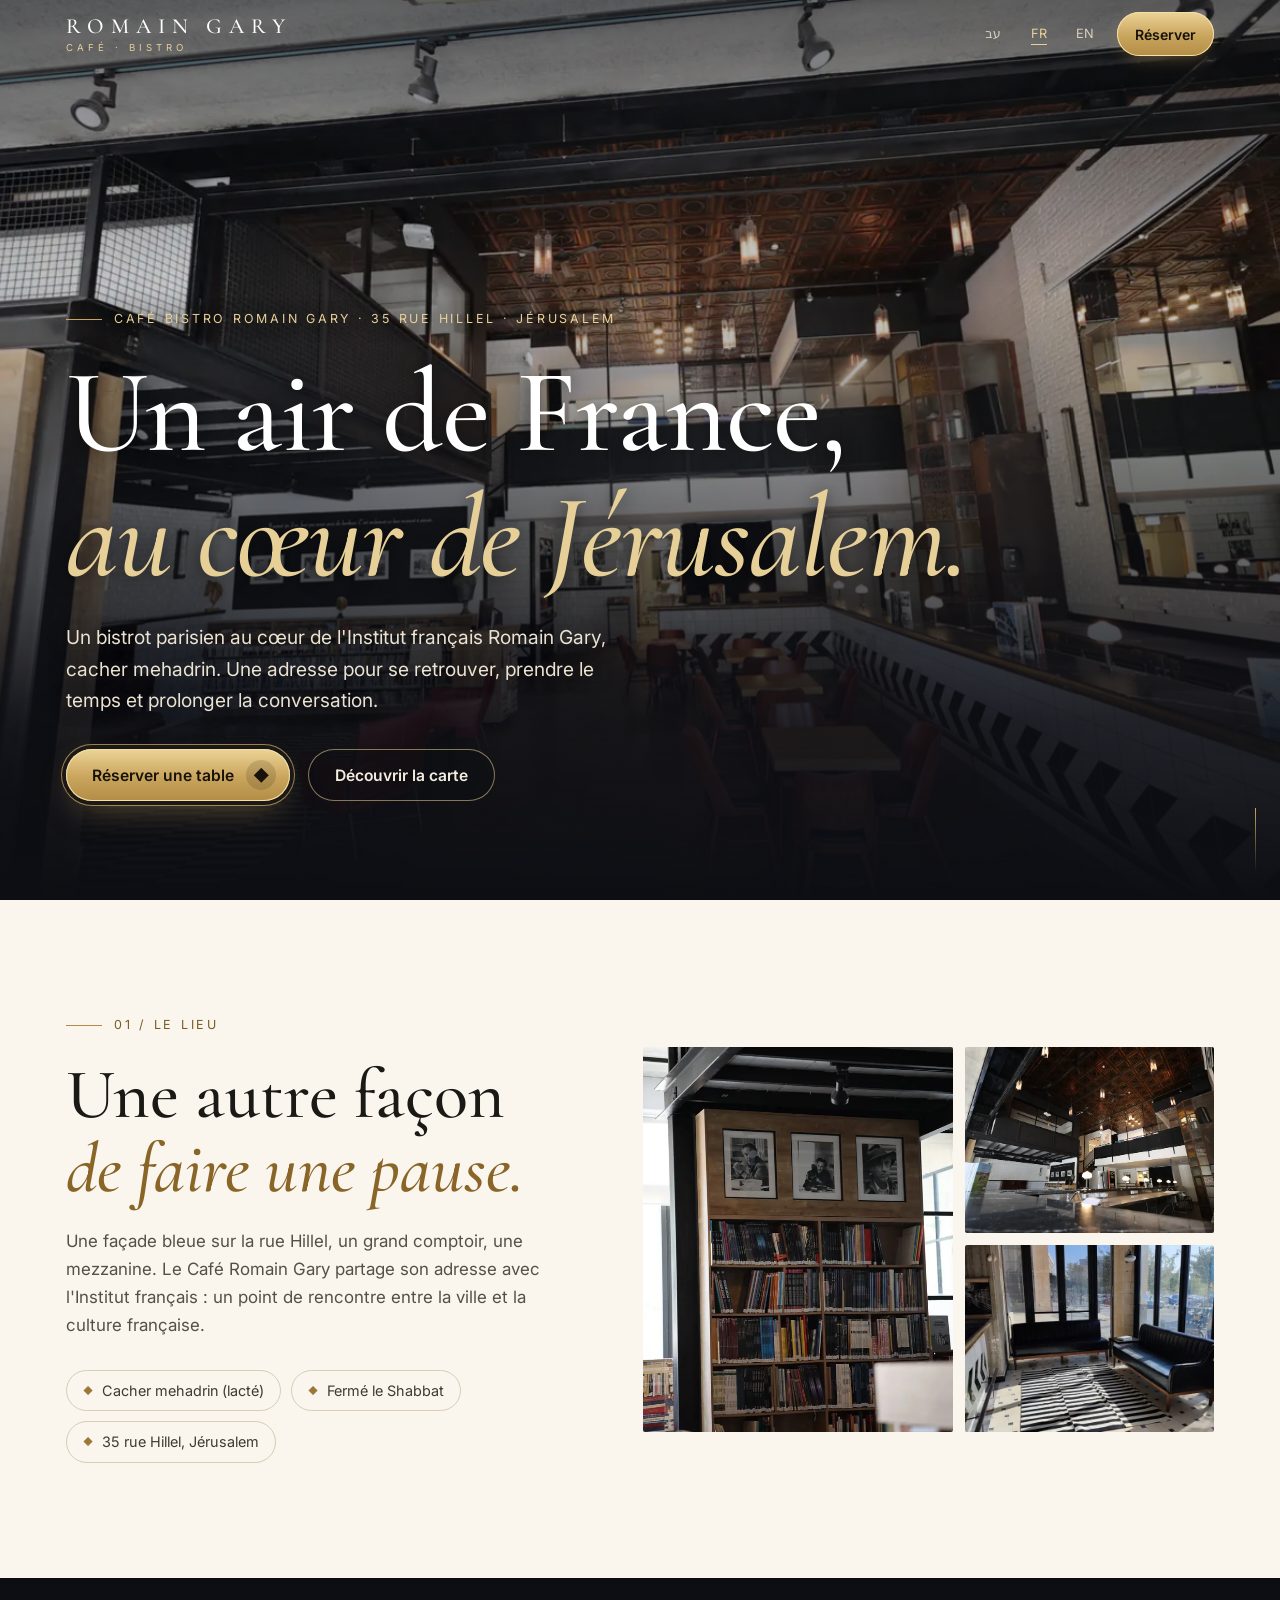
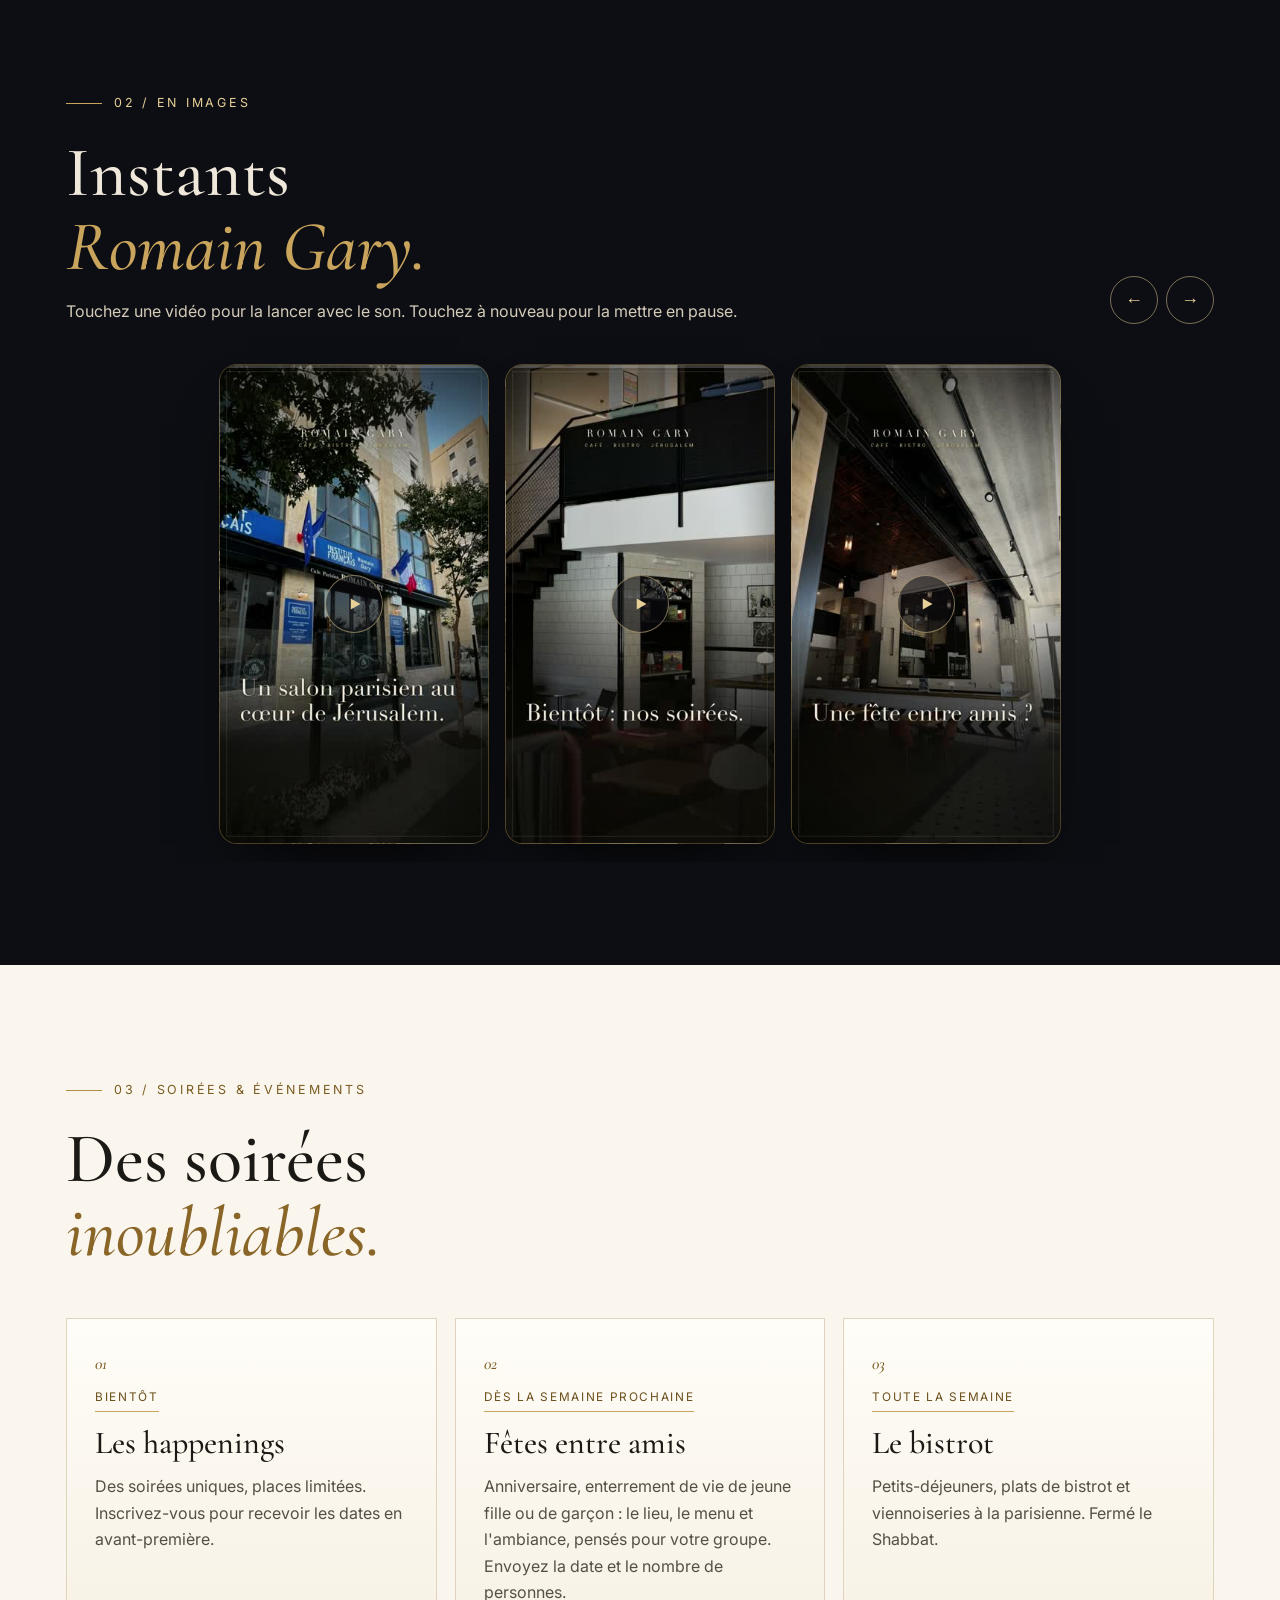
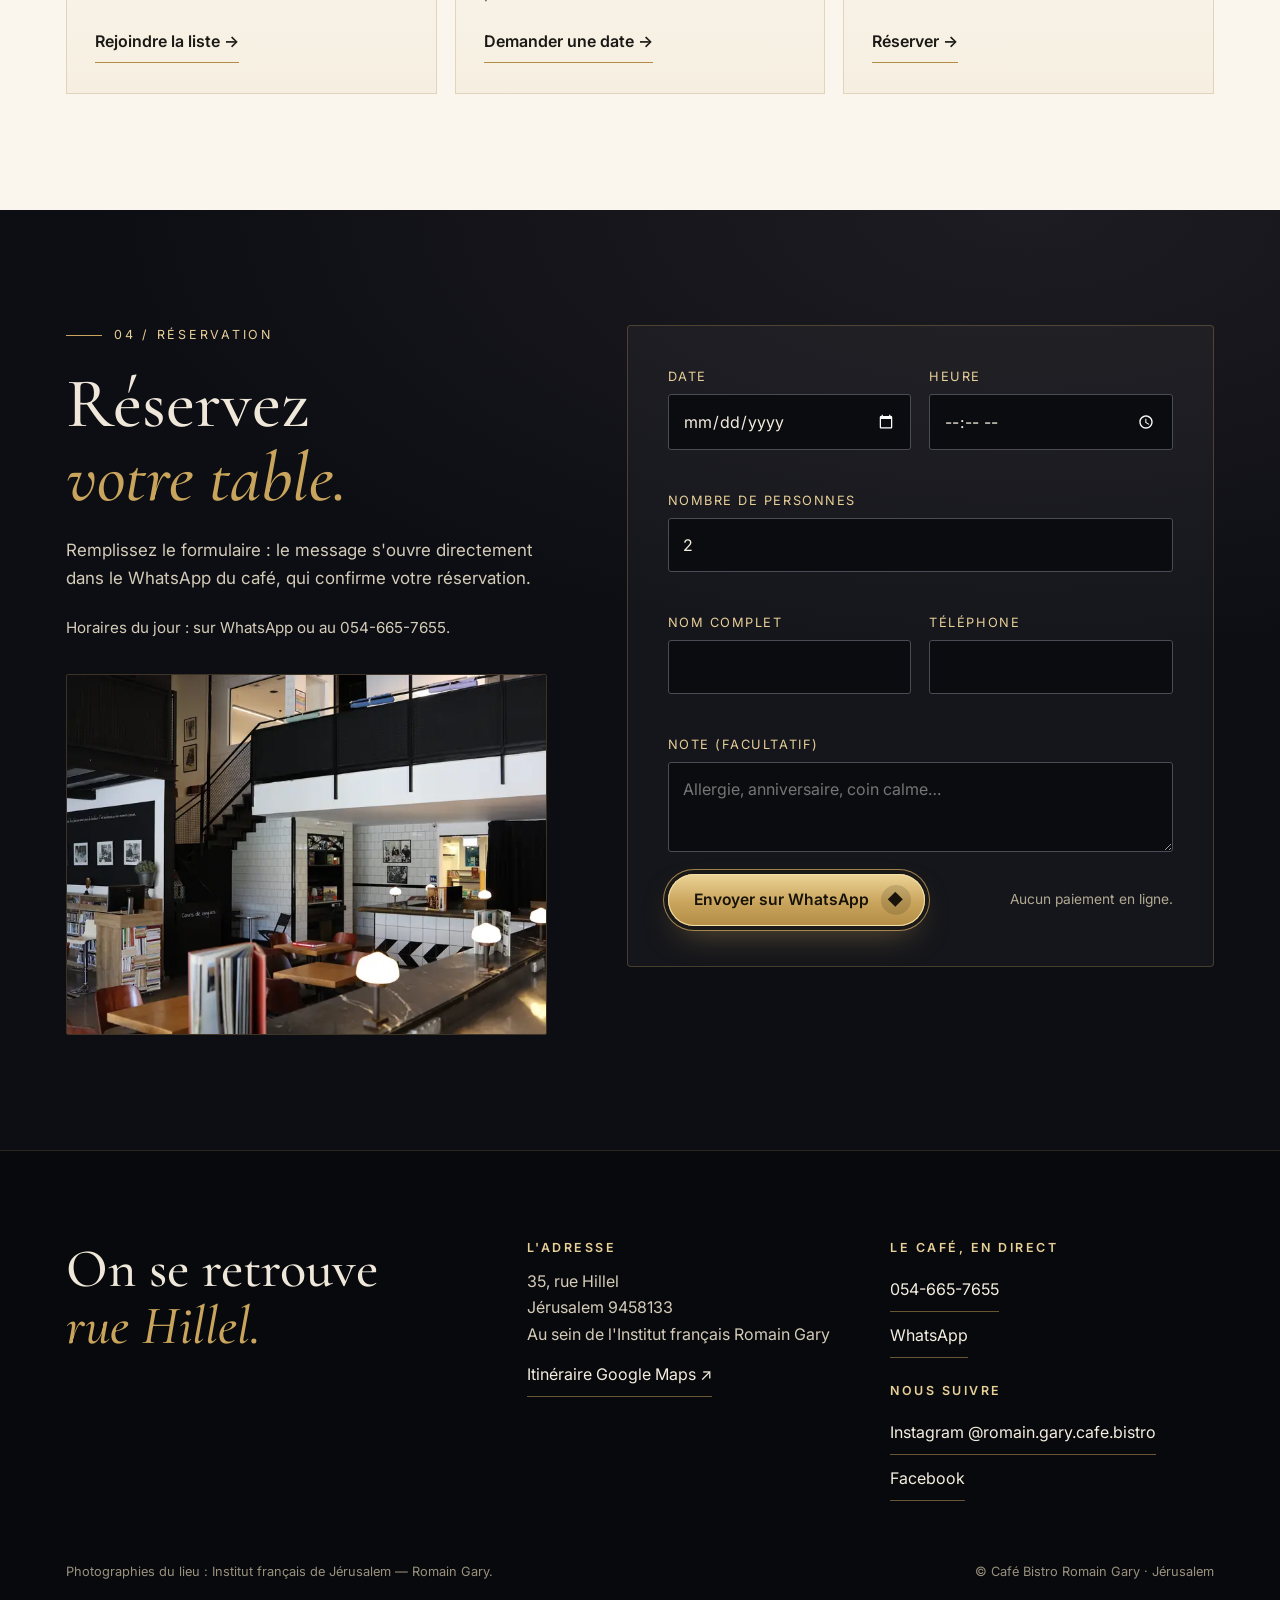
<file: fr/index.html>
<!doctype html>
<html lang="fr" dir="ltr">
<head>
<meta charset="utf-8"><meta name="viewport" content="width=device-width,initial-scale=1,viewport-fit=cover">
<title>Café Bistro Romain Gary · Bistrot parisien au cœur de Jérusalem · 35 rue Hillel</title>
<meta name="description" content="Bistrot parisien au cœur de l&#x27;Institut français Romain Gary, cacher mehadrin (lacté). 35 rue Hillel, Jérusalem. Fermé le Shabbat. Réservation sur WhatsApp.">
<meta name="theme-color" content="#0d0e13">
<link rel="canonical" href="https://codenolimits.github.io/romain-gary-cafe/fr/">
<link rel="alternate" hreflang="he" href="https://codenolimits.github.io/romain-gary-cafe/"><link rel="alternate" hreflang="fr" href="https://codenolimits.github.io/romain-gary-cafe/fr/"><link rel="alternate" hreflang="en" href="https://codenolimits.github.io/romain-gary-cafe/en/"><link rel="alternate" hreflang="x-default" href="https://codenolimits.github.io/romain-gary-cafe/">
<meta property="og:title" content="Café Bistro Romain Gary · Bistrot parisien au cœur de Jérusalem · 35 rue Hillel"><meta property="og:description" content="Bistrot parisien au cœur de l&#x27;Institut français Romain Gary, cacher mehadrin (lacté). 35 rue Hillel, Jérusalem. Fermé le Shabbat. Réservation sur WhatsApp."><meta property="og:image" content="https://codenolimits.github.io/romain-gary-cafe/assets/og.jpg"><meta property="og:type" content="website">
<link rel="icon" href="../assets/mark.svg" type="image/svg+xml">
<link rel="preconnect" href="https://fonts.googleapis.com"><link rel="preconnect" href="https://fonts.gstatic.com" crossorigin>
<link rel="preload" as="image" href="../assets/facade-600.webp" media="(max-width:700px)"><link rel="preload" as="image" href="../assets/hero-1280.webp" media="(min-width:701px)">
<link rel="stylesheet" media="print" onload="this.media='all'" href="https://fonts.googleapis.com/css2?family=Cormorant+Garamond:ital,wght@0,500;1,500&family=Frank+Ruhl+Libre:wght@300;500&display=swap"><link rel="stylesheet" media="print" onload="this.media='all'" href="https://fonts.googleapis.com/css2?family=Inter:wght@400;600&family=Heebo:wght@400;600&display=optional">
<noscript><link rel="stylesheet" href="https://fonts.googleapis.com/css2?family=Cormorant+Garamond:ital,wght@0,500;1,500&family=Frank+Ruhl+Libre:wght@300;500&display=swap"><link rel="stylesheet" href="https://fonts.googleapis.com/css2?family=Inter:wght@400;600&family=Heebo:wght@400;600&display=optional"></noscript>
<style>/* Feuille de style — Café Bistro Romain Gary v2 */
:root{--ink:#0d0e13;--cream:#f4ede0;--paper:#faf6ee;--gold:#c9a45c;--gold2:#e7cf98;--muted:#8d8473;--txt:#1b1915;
--serif:"Cormorant Garamond",Georgia,serif;--sans:Inter,system-ui,-apple-system,sans-serif;--ease:cubic-bezier(.2,.7,.1,1)}
html[lang="he"]{--serif:"Frank Ruhl Libre",Georgia,serif;--sans:Heebo,system-ui,sans-serif}
*{box-sizing:border-box}html{scroll-behavior:smooth;-webkit-text-size-adjust:100%}
body{margin:0;background:var(--ink);color:#efe8da;font:16px/1.65 var(--sans);overflow-x:hidden}
img,video{display:block;max-width:100%}
a{color:inherit}
:focus-visible{outline:2px solid var(--gold2);outline-offset:3px}
.skip{position:absolute;inset-inline-start:-999px;top:8px;background:var(--gold);color:#111;padding:8px 14px;z-index:99}.skip:focus{inset-inline-start:8px}
h1,h2,h3{font-family:var(--serif);font-weight:500;line-height:1.05;margin:0}
.wrap{max-width:1180px;margin:0 auto;padding:0 16px}
.eyebrow{display:flex;align-items:center;gap:12px;color:var(--gold2);font-size:.78rem;letter-spacing:.22em;text-transform:uppercase;margin:0 0 22px}
html[lang="he"] .eyebrow{letter-spacing:.06em;font-size:.9rem}
.eyebrow::before{content:"";width:36px;height:1px;background:var(--gold)}
.top{position:fixed;inset:0 0 auto;z-index:30;transition:background .5s var(--ease)}
.top.solid{background:rgba(13,14,19,.84);backdrop-filter:blur(14px);-webkit-backdrop-filter:blur(14px);border-bottom:1px solid rgba(201,164,92,.18)}
.top .wrap{display:flex;align-items:center;justify-content:space-between;height:68px}
.brand{text-decoration:none;display:flex;flex-direction:column;line-height:1}
.brand b{font:500 1.35rem/1 "Cormorant Garamond",Georgia,serif;letter-spacing:.32em;color:#fff}
.brand small{font-size:.6rem;letter-spacing:.42em;color:var(--gold2);margin-top:5px}
.nav{display:flex;align-items:center;gap:10px}
.langs{display:flex;gap:2px}
.langs a{font-size:.8rem;text-decoration:none;padding:8px 10px;color:#d8cfbd;min-height:44px;min-width:44px;display:grid;place-items:center}
.langs a[aria-current]{color:var(--gold2);text-decoration:underline;text-underline-offset:6px}
.btn{position:relative;display:inline-flex;align-items:center;gap:12px;min-height:52px;padding:0 26px;border-radius:999px;text-decoration:none;font:600 .98rem var(--sans);cursor:pointer;border:0;transition:transform .35s var(--ease),box-shadow .35s var(--ease)}
.btn-gold{color:#17130a;background:linear-gradient(180deg,#ecd497,#c9a45c 55%,#b38d45);box-shadow:0 0 0 1px #f3dfa8 inset,0 0 0 4px rgba(13,14,19,.9),0 0 0 5px rgba(201,164,92,.75),0 14px 34px -12px rgba(201,164,92,.55)}
.btn-gold:hover{transform:translateY(-2px);box-shadow:0 0 0 1px #f3dfa8 inset,0 0 0 4px rgba(13,14,19,.9),0 0 0 5px #e7cf98,0 20px 44px -12px rgba(201,164,92,.7)}
.btn-gold .dot{width:30px;height:30px;border-radius:50%;background:rgba(23,19,10,.14);display:grid;place-items:center;margin-inline-end:-12px}
.btn-line{color:#f3ecdf;border:1px solid rgba(231,207,152,.55);background:rgba(13,14,19,.3)}
.btn-line:hover{border-color:var(--gold2);transform:translateY(-2px)}
.btn-sm{min-height:44px;padding:0 18px;font-size:.88rem}
.btn-sm.btn-gold{box-shadow:0 0 0 1px #f3dfa8 inset,0 6px 18px -8px rgba(201,164,92,.6)}
.hero{position:relative;min-height:100svh;display:flex;align-items:flex-end;overflow:hidden;isolation:isolate}
.hero picture,.hero picture img{position:absolute;inset:0;width:100%;height:100%;object-fit:cover;z-index:-2}
.hero picture img{animation:kb 26s var(--ease) both;transform-origin:50% 60%}
@keyframes kb{from{transform:scale(1.14)}to{transform:scale(1.02)}}
.hero::after{content:"";position:absolute;inset:0;z-index:-1;background:linear-gradient(180deg,rgba(13,14,19,.6) 0%,rgba(13,14,19,.2) 32%,rgba(13,14,19,.9) 80%,var(--ink) 100%)}
.hero .wrap{width:100%;padding-bottom:clamp(64px,11vh,120px)}
.hero h1{font-size:clamp(3rem,10vw,7.4rem);letter-spacing:-.01em;color:#fff}
.hero h1 em{font-style:italic;color:var(--gold2)}
html[lang="he"] .hero h1 em{font-style:normal}
.hero .lead{max-width:560px;font-size:clamp(1.02rem,2.2vw,1.2rem);color:#ebe2d1;margin:22px 0 32px}
.hero .ctas{display:flex;flex-wrap:wrap;gap:16px 18px;align-items:center}
.cue{position:absolute;inset-inline-end:24px;bottom:28px;width:1px;height:64px;background:linear-gradient(var(--gold),transparent);animation:cue 2.4s infinite}
@keyframes cue{0%{transform:scaleY(0);transform-origin:top}50%{transform:scaleY(1);transform-origin:top}51%{transform-origin:bottom}100%{transform:scaleY(0);transform-origin:bottom}}
.js .rv{opacity:0;transform:translateY(28px);transition:opacity 1.1s var(--ease),transform 1.1s var(--ease)}
.js .rv.in{opacity:1;transform:none}
.rv.d1{transition-delay:.12s}.rv.d2{transition-delay:.24s}
section{padding:clamp(80px,12vw,150px) 0;position:relative}
.light{background:var(--paper);color:var(--txt)}
.light .eyebrow{color:#7a5c22}.light .eyebrow::before{background:#b38d45}
h2{font-size:clamp(2.4rem,6vw,4.4rem)}
h2 em{font-style:italic;color:var(--gold)}html[lang="he"] h2 em{font-style:normal}
.light h2 em{color:#8a6528}
.sub{max-width:560px;font-size:1.06rem;margin:22px 0 0;color:#d4cbb9}
.light .sub{color:#555046}
.lieu{display:grid;gap:44px;align-items:center}
.mosaic{display:grid;grid-template-columns:1.25fr 1fr;gap:12px}
.mosaic figure{margin:0;overflow:hidden;border-radius:2px}
.mosaic img{width:100%;height:100%;object-fit:cover;transition:transform 1.6s var(--ease)}
.mosaic figure:hover img{transform:scale(1.05)}
.mosaic .a{grid-row:1/3;aspect-ratio:3/4}.mosaic .b,.mosaic .c{aspect-ratio:4/3}
.chips{display:flex;flex-wrap:wrap;gap:10px;margin:30px 0 0;padding:0;list-style:none}
.chips li{border:1px solid #d8ccb3;padding:8px 16px;border-radius:999px;font-size:.9rem;color:#3f3a31}
.chips li::before{content:"◆";color:#9c7735;font-size:.6rem;margin-inline-end:9px;vertical-align:2px}
@media(min-width:900px){.lieu{grid-template-columns:1fr 1.15fr;gap:80px}}
.reels-head{display:flex;justify-content:space-between;align-items:flex-end;gap:20px;flex-wrap:wrap}
.hint{font-size:.88rem;color:#a99f8c;margin:14px 0 0}
.rail{display:flex;gap:16px;overflow-x:auto;scroll-snap-type:x mandatory;padding:40px 16px 18px;margin:0 auto;max-width:1180px;scrollbar-width:none;overscroll-behavior-x:contain}
@media(min-width:900px){.rail{justify-content:safe center}}
.rail::-webkit-scrollbar{display:none}
.reel{position:relative;flex:0 0 min(64vw,270px);aspect-ratio:9/16;border-radius:18px;overflow:hidden;scroll-snap-align:center;background:#111 center/cover;border:1px solid rgba(201,164,92,.35);box-shadow:0 30px 60px -30px #000;cursor:pointer;padding:0;color:#fff;transition:transform .5s var(--ease)}
.reel:hover{transform:translateY(-6px)}
.reel video{position:absolute;inset:0;width:100%;height:100%;object-fit:cover}
.reel .snd{position:absolute;inset-inline-end:10px;top:12px;z-index:3;width:38px;height:38px;border-radius:50%;background:rgba(13,14,19,.65);display:grid;place-items:center;border:1px solid rgba(231,207,152,.5);font-size:15px}
.reel::before{content:"";position:absolute;inset:0 0 auto;height:3px;z-index:2;background:linear-gradient(90deg,var(--gold2) var(--p,0%),rgba(255,255,255,.2) var(--p,0%))}
.rail-nav{display:flex;gap:8px}
.rail-nav button{width:48px;height:48px;border-radius:50%;border:1px solid rgba(231,207,152,.5);background:transparent;color:var(--gold2);font-size:18px;cursor:pointer}
.rail-nav button:hover{background:rgba(201,164,92,.12)}
.cards{display:grid;gap:18px;margin-top:48px}
@media(min-width:860px){.cards{grid-template-columns:repeat(3,1fr)}}
.card{position:relative;padding:34px 28px 30px;border:1px solid #e0d4bc;background:linear-gradient(180deg,#fffdf8,#f6efe1);display:flex;flex-direction:column;gap:14px;min-height:290px;transition:transform .5s var(--ease),box-shadow .5s var(--ease)}
.card:hover{transform:translateY(-4px);box-shadow:0 26px 50px -30px rgba(60,40,10,.45)}
.card .n{font:italic 500 1.05rem var(--serif);color:#7a5c22}
.card .badge{align-self:flex-start;font-size:.74rem;letter-spacing:.14em;text-transform:uppercase;color:#6b4f1b;border-bottom:1px solid #c9a45c;padding-bottom:3px}
html[lang="he"] .card .badge{letter-spacing:0;font-size:.88rem}
.card h3{font-size:2rem;color:#1b1915}
.card p{margin:0;color:#555046;flex:1}
.card a{align-self:flex-start;text-decoration:none;font-weight:600;color:#1b1915;border-bottom:1px solid #b38d45;padding:6px 0;min-height:44px;display:inline-flex;align-items:center}
.card a:hover{color:#7a5c22}
.book{background:radial-gradient(120% 80% at 80% 0%,#1d1c22 0%,var(--ink) 60%)}
.book-grid{display:grid;gap:48px}
@media(min-width:960px){.book-grid{grid-template-columns:.9fr 1.1fr;gap:80px;align-items:start}}
.side-img{margin:34px 0 0;aspect-ratio:4/3;overflow:hidden;border-radius:2px;border:1px solid rgba(201,164,92,.25)}
.side-img img{width:100%;height:100%;object-fit:cover}
form{background:rgba(255,255,255,.035);border:1px solid rgba(201,164,92,.28);padding:clamp(22px,4vw,40px);border-radius:4px;display:grid;gap:16px 18px;grid-template-columns:1fr 1fr}
.f{display:flex;flex-direction:column;gap:7px;grid-column:span 2}
.f.h{grid-column:span 1}
label{font-size:.8rem;letter-spacing:.12em;text-transform:uppercase;color:var(--gold2)}
html[lang="he"] label{letter-spacing:0;font-size:.95rem}
input,select,textarea{font:inherit;font-size:16px;color:#f4ede0;background:#0b0c10;border:1px solid #4a4b55;border-radius:3px;padding:13px 14px;min-height:50px;width:100%;color-scheme:dark}
textarea{min-height:90px;resize:vertical}
input:focus,select:focus,textarea:focus{border-color:var(--gold);outline:none;box-shadow:0 0 0 3px rgba(201,164,92,.25)}
[aria-invalid="true"]{border-color:#e07a6a}
.err{min-height:1.2em;font-size:.86rem;color:#f2ab9d}
.form-foot{grid-column:span 2;display:flex;flex-wrap:wrap;gap:16px;align-items:center;justify-content:space-between;margin-top:6px}
.small{font-size:.86rem;color:#b3a993}
.ok{grid-column:span 2;display:none;border:1px solid var(--gold);background:rgba(201,164,92,.1);padding:20px;border-radius:3px}
.ok.show{display:block;animation:pop .6s var(--ease)}
@keyframes pop{from{opacity:0;transform:translateY(10px)}to{opacity:1;transform:none}}
.ok h3{font-size:1.6rem;color:var(--gold2);margin-bottom:8px}
.ok pre{white-space:pre-wrap;font:inherit;font-size:.92rem;color:#e6dccb;margin:10px 0 16px;unicode-bidi:plaintext}
@media(max-width:520px){form{grid-template-columns:1fr}.f,.f.h,.form-foot,.ok{grid-column:span 1}}
footer{background:#08090c;padding:90px 0 120px;border-top:1px solid rgba(201,164,92,.2)}
.foot{display:grid;gap:40px}
@media(min-width:860px){.foot{grid-template-columns:1.3fr 1fr 1fr}}
.foot h2{font-size:clamp(2.2rem,5vw,3.4rem)}
.foot h3{font-family:var(--sans);font-size:.78rem;letter-spacing:.2em;text-transform:uppercase;color:var(--gold2);margin:0 0 14px;font-weight:600}
html[lang="he"] .foot h3{letter-spacing:0;font-size:.92rem}
.foot p{margin:0 0 6px;color:#d4cbb9}
.foot a{color:#f4ede0;text-decoration:none;border-bottom:1px solid rgba(201,164,92,.5);display:inline-flex;align-items:center;padding:6px 0;min-height:44px}
.foot a:hover{color:var(--gold2)}
.links{display:flex;flex-direction:column;align-items:flex-start;gap:2px}
.credit{margin-top:60px;font-size:.8rem;color:#9a917f;display:flex;flex-wrap:wrap;gap:8px 24px;justify-content:space-between}
.ltr{direction:ltr;unicode-bidi:isolate}
.dock{position:fixed;inset:auto 12px 12px;z-index:40;display:flex;gap:10px;transform:translateY(160%);transition:transform .5s var(--ease)}
.dock.on{transform:none}
.dock .btn{flex:1;justify-content:center}
.dock .wa{flex:0 0 52px;padding:0;justify-content:center;background:#0d0e13;border:1px solid rgba(231,207,152,.6);color:var(--gold2)}
@media(min-width:900px){.dock{display:none}}
@media(max-width:640px){.nav .btn{display:none}}
@media(prefers-reduced-motion:reduce){*,*::before,*::after{animation:none!important;transition:none!important}.js .rv{opacity:1;transform:none}}
.hero h1,.hero .lead,.hero .eyebrow{text-shadow:0 2px 18px rgba(0,0,0,.55)}
@media(max-width:700px){.hero::after{background:linear-gradient(180deg,rgba(13,14,19,.7) 0%,rgba(13,14,19,.35) 28%,rgba(13,14,19,.92) 66%,var(--ink) 100%)}.hero .eyebrow::before{display:none}.hero .eyebrow{font-size:.7rem;letter-spacing:.16em}html[lang="he"] .hero .eyebrow{font-size:.85rem;letter-spacing:0}}
/* retouches jurés 22/10 */
html[lang="he"] .hero h1,html[lang="he"] h2{font-weight:300}
html[lang="he"] .hero h1 em,html[lang="he"] h2 em{font-weight:500}
section{padding:clamp(72px,9vw,124px) 0}
.mosaic .a{aspect-ratio:auto;height:100%}
.hint{font-size:1rem;color:#d4cbb9}
.reel .snd{width:40px;height:40px;background:rgba(13,14,19,.55) url("data:image/svg+xml,%3Csvg xmlns='http://www.w3.org/2000/svg' viewBox='0 0 24 24' fill='none' stroke='%23e7cf98' stroke-width='1.6' stroke-linecap='round' stroke-linejoin='round'%3E%3Cpath d='M4 9v6h4l5 4V5L8 9H4z'/%3E%3Cpath d='M17 9l4 6M21 9l-4 6'/%3E%3C/svg%3E") center/20px no-repeat}
.reel[aria-pressed="true"] .snd{background-image:url("data:image/svg+xml,%3Csvg xmlns='http://www.w3.org/2000/svg' viewBox='0 0 24 24' fill='none' stroke='%23e7cf98' stroke-width='1.6' stroke-linecap='round' stroke-linejoin='round'%3E%3Cpath d='M4 9v6h4l5 4V5L8 9H4z'/%3E%3Cpath d='M16 9a4 4 0 0 1 0 6M18.5 6.5a7.5 7.5 0 0 1 0 11'/%3E%3C/svg%3E")}
@media(max-width:959px){.side-img{display:none}}
.reel[data-s="pause"] .snd{width:58px;height:58px;top:calc(50% - 29px);inset-inline-end:calc(50% - 29px);background-image:url("data:image/svg+xml,%3Csvg xmlns='http://www.w3.org/2000/svg' viewBox='0 0 24 24' fill='%23e7cf98'%3E%3Cpath d='M9 7l9 5-9 5z'/%3E%3C/svg%3E");background-size:26px}
.reel[data-s="son"] .snd{background-image:url("data:image/svg+xml,%3Csvg xmlns='http://www.w3.org/2000/svg' viewBox='0 0 24 24' fill='none' stroke='%23e7cf98' stroke-width='1.6' stroke-linecap='round' stroke-linejoin='round'%3E%3Cpath d='M4 9v6h4l5 4V5L8 9H4z'/%3E%3Cpath d='M16 9a4 4 0 0 1 0 6M18.5 6.5a7.5 7.5 0 0 1 0 11'/%3E%3C/svg%3E")}
.mosaic .a{position:relative}.mosaic .a img{position:absolute;inset:0}
a[href^="tel:"],bdi{white-space:nowrap}</style>
<script type="application/ld+json">{"@context": "https://schema.org", "@type": "CafeOrCoffeeShop", "name": "Café Bistro Romain Gary", "url": "https://codenolimits.github.io/romain-gary-cafe/fr/", "telephone": "+972546657655", "servesCuisine": "French", "address": {"@type": "PostalAddress", "streetAddress": "35 Hillel Street", "addressLocality": "Jerusalem", "postalCode": "9458133", "addressCountry": "IL"}, "image": "https://codenolimits.github.io/romain-gary-cafe/assets/hero-1280.webp", "sameAs": ["https://www.instagram.com/romain.gary.cafe.bistro/", "https://www.facebook.com/1318589584681874"]}</script>
</head>
<body>
<a class="skip" href="#main">Aller au contenu</a>
<header class="top"><div class="wrap">
<a class="brand" href="../"><b>ROMAIN GARY</b><small>CAFÉ · BISTRO</small></a>
<nav class="nav" aria-label="Langues · שפות"><div class="langs"><a href="../" hreflang="he" lang="he">עב</a><a href="../fr/" hreflang="fr" lang="fr" aria-current="page">FR</a><a href="../en/" hreflang="en" lang="en">EN</a></div><a class="btn btn-gold btn-sm" href="#reserver">Réserver</a></nav>
</div></header>
<main id="main">
<section class="hero" style="padding:0" aria-labelledby="h1">
<picture><source media="(max-width:700px)" srcset="../assets/facade-600.webp 600w, ../assets/facade-900.webp 900w" sizes="100vw"><img src="../assets/hero-1280.webp" srcset="../assets/hero-1280.webp 1280w, ../assets/hero-1920.webp 1920w" sizes="100vw" alt="" fetchpriority="high"></picture>
<div class="wrap">
<p class="eyebrow">Café Bistro Romain Gary · 35 rue Hillel · Jérusalem</p>
<h1 id="h1">Un air de France,<br><em>au cœur de Jérusalem.</em></h1>
<p class="lead">Un bistrot parisien au cœur de l&#x27;Institut français Romain Gary, cacher mehadrin. Une adresse pour se retrouver, prendre le temps et prolonger la conversation.</p>
<div class="ctas"><a class="btn btn-gold" href="#reserver">Réserver une table<span class="dot" aria-hidden="true">◆</span></a><a class="btn btn-line" href="https://drive.google.com/file/d/1gqeIjatNYt2epJypVnyMsWco6qzE0DKU/view?usp=drivesdk" target="_blank" rel="noopener">Découvrir la carte</a></div>
</div><span class="cue" aria-hidden="true"></span>
</section>

<section class="light" id="lieu"><div class="wrap lieu">
<div class="rv"><p class="eyebrow">01 / Le lieu</p><h2>Une autre façon<br><em>de faire une pause.</em></h2><p class="sub">Une façade bleue sur la rue Hillel, un grand comptoir, une mezzanine. Le Café Romain Gary partage son adresse avec l&#x27;Institut français : un point de rencontre entre la ville et la culture française.</p><ul class="chips"><li>Cacher mehadrin (lacté)</li><li>Fermé le Shabbat</li><li>35 rue Hillel, Jérusalem</li></ul></div>
<div class="mosaic rv d1">
<figure class="a"><img src="../assets/livres-600.webp" srcset="../assets/livres-600.webp 600w, ../assets/livres-900.webp 900w" sizes="(min-width:900px) 360px, 55vw" alt="La mezzanine et la bibliothèque du Café Romain Gary" loading="lazy" width="600" height="900"></figure>
<figure class="b"><img src="../assets/bar-800.webp" srcset="../assets/bar-800.webp 800w, ../assets/bar-1400.webp 1400w" sizes="(min-width:900px) 300px, 45vw" alt="Le comptoir et la mezzanine du Café Romain Gary" loading="lazy" width="800" height="533"></figure>
<figure class="c"><img src="../assets/salon-600.webp" srcset="../assets/salon-600.webp 600w" sizes="(min-width:900px) 300px, 45vw" alt="Le coin salon près des baies vitrées" loading="lazy" width="600" height="800"></figure>
</div></div></section>

<section id="reels" aria-labelledby="h-reels" style="padding-bottom:clamp(60px,8vw,110px)">
<div class="wrap reels-head rv"><div><p class="eyebrow">02 / En images</p><h2 id="h-reels">Instants<br><em>Romain Gary.</em></h2><p class="hint">Touchez une vidéo pour la lancer avec le son. Touchez à nouveau pour la mettre en pause.</p></div>
<div class="rail-nav"><button type="button" data-dir="-1" aria-label="Vidéo précédente">←</button><button type="button" data-dir="1" aria-label="Vidéo suivante">→</button></div></div>
<div class="rail"><button class="reel" type="button" aria-pressed="false" aria-label="Vidéo : Un salon parisien au cœur de Jérusalem" style="background-image:url(../assets/reel_LIEU_FR.jpg)"><video muted loop playsinline preload="none" poster="../assets/reel_LIEU_FR.jpg" src="../v/LIEU_FR.mp4"></video><span class="snd" aria-hidden="true"></span></button><button class="reel" type="button" aria-pressed="false" aria-label="Vidéo : Bientôt : nos soirées" style="background-image:url(../assets/reel_SOIREES_FR.jpg)"><video muted loop playsinline preload="none" poster="../assets/reel_SOIREES_FR.jpg" src="../v/SOIREES_FR.mp4"></video><span class="snd" aria-hidden="true"></span></button><button class="reel" type="button" aria-pressed="false" aria-label="Vidéo : Une fête entre amis ?" style="background-image:url(../assets/reel_GROUPES_FR.jpg)"><video muted loop playsinline preload="none" poster="../assets/reel_GROUPES_FR.jpg" src="../v/GROUPES_FR.mp4"></video><span class="snd" aria-hidden="true"></span></button></div>
</section>

<section class="light" id="soirees"><div class="wrap">
<div class="rv"><p class="eyebrow">03 / Soirées & événements</p><h2>Des soirées<br><em>inoubliables.</em></h2></div>
<div class="cards"><article class="card rv d0"><span class="n">01</span><span class="badge">Bientôt</span><h3>Les happenings</h3><p>Des soirées uniques, places limitées. Inscrivez-vous pour recevoir les dates en avant-première.</p><a href="https://wa.me/972546657655?text=Bonjour%20%21%20Je%20souhaite%20rejoindre%20la%20liste%20des%20happenings%20de%20Romain%20Gary" target="_blank" rel="noopener">Rejoindre la liste →</a></article><article class="card rv d1"><span class="n">02</span><span class="badge">Dès la semaine prochaine</span><h3>Fêtes entre amis</h3><p>Anniversaire, enterrement de vie de jeune fille ou de garçon : le lieu, le menu et l&#x27;ambiance, pensés pour votre groupe. Envoyez la date et le nombre de personnes.</p><a href="https://wa.me/972546657655?text=Bonjour%20%21%20Nous%20organisons%20une%20f%C3%AAte%20de%20groupe.%20Date%20%3A%20___%20Nombre%20de%20personnes%20%3A%20___" target="_blank" rel="noopener">Demander une date →</a></article><article class="card rv d2"><span class="n">03</span><span class="badge">Toute la semaine</span><h3>Le bistrot</h3><p>Petits-déjeuners, plats de bistrot et viennoiseries à la parisienne. Fermé le Shabbat.</p><a href="#reserver">Réserver →</a></article></div>
</div></section>

<section class="book" id="reserver" aria-labelledby="h-book"><div class="wrap book-grid">
<div class="rv"><p class="eyebrow">04 / Réservation</p><h2 id="h-book">Réservez<br><em>votre table.</em></h2><p class="sub">Remplissez le formulaire : le message s&#x27;ouvre directement dans le WhatsApp du café, qui confirme votre réservation.</p><p class="sub" style="font-size:.95rem">Horaires du jour : sur WhatsApp ou au <bdi>054-665-7655</bdi>.</p>
<figure class="side-img"><img src="../assets/salle-800.webp" srcset="../assets/salle-800.webp 800w, ../assets/salle-1400.webp 1400w" sizes="(min-width:960px) 480px, 100vw" alt="" loading="lazy" width="800" height="533"></figure></div>
<form id="resa" novalidate>
<div class="f h"><label for="date">Date</label><input id="date" name="date" type="date" required aria-describedby="e-date"><span class="err" id="e-date" aria-live="polite"></span></div>
<div class="f h"><label for="time">Heure</label><input id="time" name="time" type="time" step="900" required aria-describedby="e-time"><span class="err" id="e-time" aria-live="polite"></span></div>
<div class="f"><label for="people">Nombre de personnes</label><input id="people" name="people" type="number" inputmode="numeric" min="1" max="60" value="2" required aria-describedby="e-people"><span class="err" id="e-people" aria-live="polite"></span></div>
<div class="f h"><label for="name">Nom complet</label><input id="name" name="name" autocomplete="name" required aria-describedby="e-name"><span class="err" id="e-name" aria-live="polite"></span></div>
<div class="f h"><label for="phone">Téléphone</label><input id="phone" name="phone" type="tel" autocomplete="tel" inputmode="tel" dir="ltr" required aria-describedby="e-phone"><span class="err" id="e-phone" aria-live="polite"></span></div>
<div class="f"><label for="note">Note (facultatif)</label><textarea id="note" name="note" maxlength="300" placeholder="Allergie, anniversaire, coin calme…"></textarea></div>
<div class="form-foot"><button class="btn btn-gold" type="submit">Envoyer sur WhatsApp<span class="dot" aria-hidden="true">◆</span></button><span class="small">Aucun paiement en ligne.</span></div>
<div class="ok" id="ok" tabindex="-1" role="status"><h3>Dernière étape : appuyez sur Envoyer dans WhatsApp.</h3><p class="small">Votre table est confirmée dès que le café vous répond. Si WhatsApp ne s'est pas ouvert :</p><pre id="ok-msg"></pre><a class="btn btn-line btn-sm" id="ok-link" href="https://wa.me/972546657655" target="_blank" rel="noopener">Ouvrir WhatsApp</a></div>
</form>
</div></section>
</main>

<footer><div class="wrap">
<div class="foot">
<div><h2>On se retrouve<br><em>rue Hillel.</em></h2></div>
<div><h3>L'adresse</h3><p>35, rue Hillel<br>Jérusalem 9458133<br>Au sein de l'Institut français Romain Gary</p><a href="https://www.google.com/maps/search/?api=1&query=35%20Hillel%20Street%20Jerusalem" target="_blank" rel="noopener">Itinéraire Google Maps ↗</a></div>
<div><h3>Le café, en direct</h3><div class="links"><a href="tel:+972546657655" class="ltr">054-665-7655</a><a href="https://wa.me/972546657655" target="_blank" rel="noopener">WhatsApp</a></div>
<h3 style="margin-top:26px">Nous suivre</h3><div class="links"><a href="https://www.instagram.com/romain.gary.cafe.bistro/" target="_blank" rel="noopener" class="ltr">Instagram @romain.gary.cafe.bistro</a><a href="https://www.facebook.com/1318589584681874" target="_blank" rel="noopener">Facebook</a></div></div>
</div>
<div class="credit"><span>Photographies du lieu : Institut français de Jérusalem — Romain Gary.</span><span>© Café Bistro Romain Gary · Jérusalem</span></div>
</div></footer>
<div class="dock"><a class="btn btn-gold" href="#reserver">Réserver une table</a><a class="btn wa" href="https://wa.me/972546657655" target="_blank" rel="noopener" aria-label="WhatsApp"><svg width="22" height="22" viewBox="0 0 24 24" fill="none" stroke="currentColor" stroke-width="1.6" stroke-linecap="round" stroke-linejoin="round" aria-hidden="true"><path d="M20 11.5a8 8 0 0 1-11.8 7L4 20l1.5-4.1A8 8 0 1 1 20 11.5z"/><path d="M9 9.5c0 3 2.5 5.5 5.5 5.5l1-1.4-1.8-.9-.8.7a4 4 0 0 1-2.3-2.3l.7-.8-.9-1.8z"/></svg></a></div>
<script>window.T={"msgIntro": "Bonjour ! Je souhaite réserver une table au Café Romain Gary.", "sep": " : ", "l_date": "Date", "l_time": "Heure", "l_people": "Nombre de personnes", "l_name": "Nom complet", "l_phone": "Téléphone", "l_note": "Note", "e_date": "Choisissez une date.", "e_past": "Cette date ou cette heure est passée.", "e_shabbat": "Le café est fermé le Shabbat.", "e_time": "Choisissez une heure.", "e_people": "Indiquez le nombre de personnes.", "e_name": "Indiquez votre nom.", "e_phone": "Numéro de téléphone invalide."};</script>
<script src="../app.js" defer></script>
</body></html>
</file>
